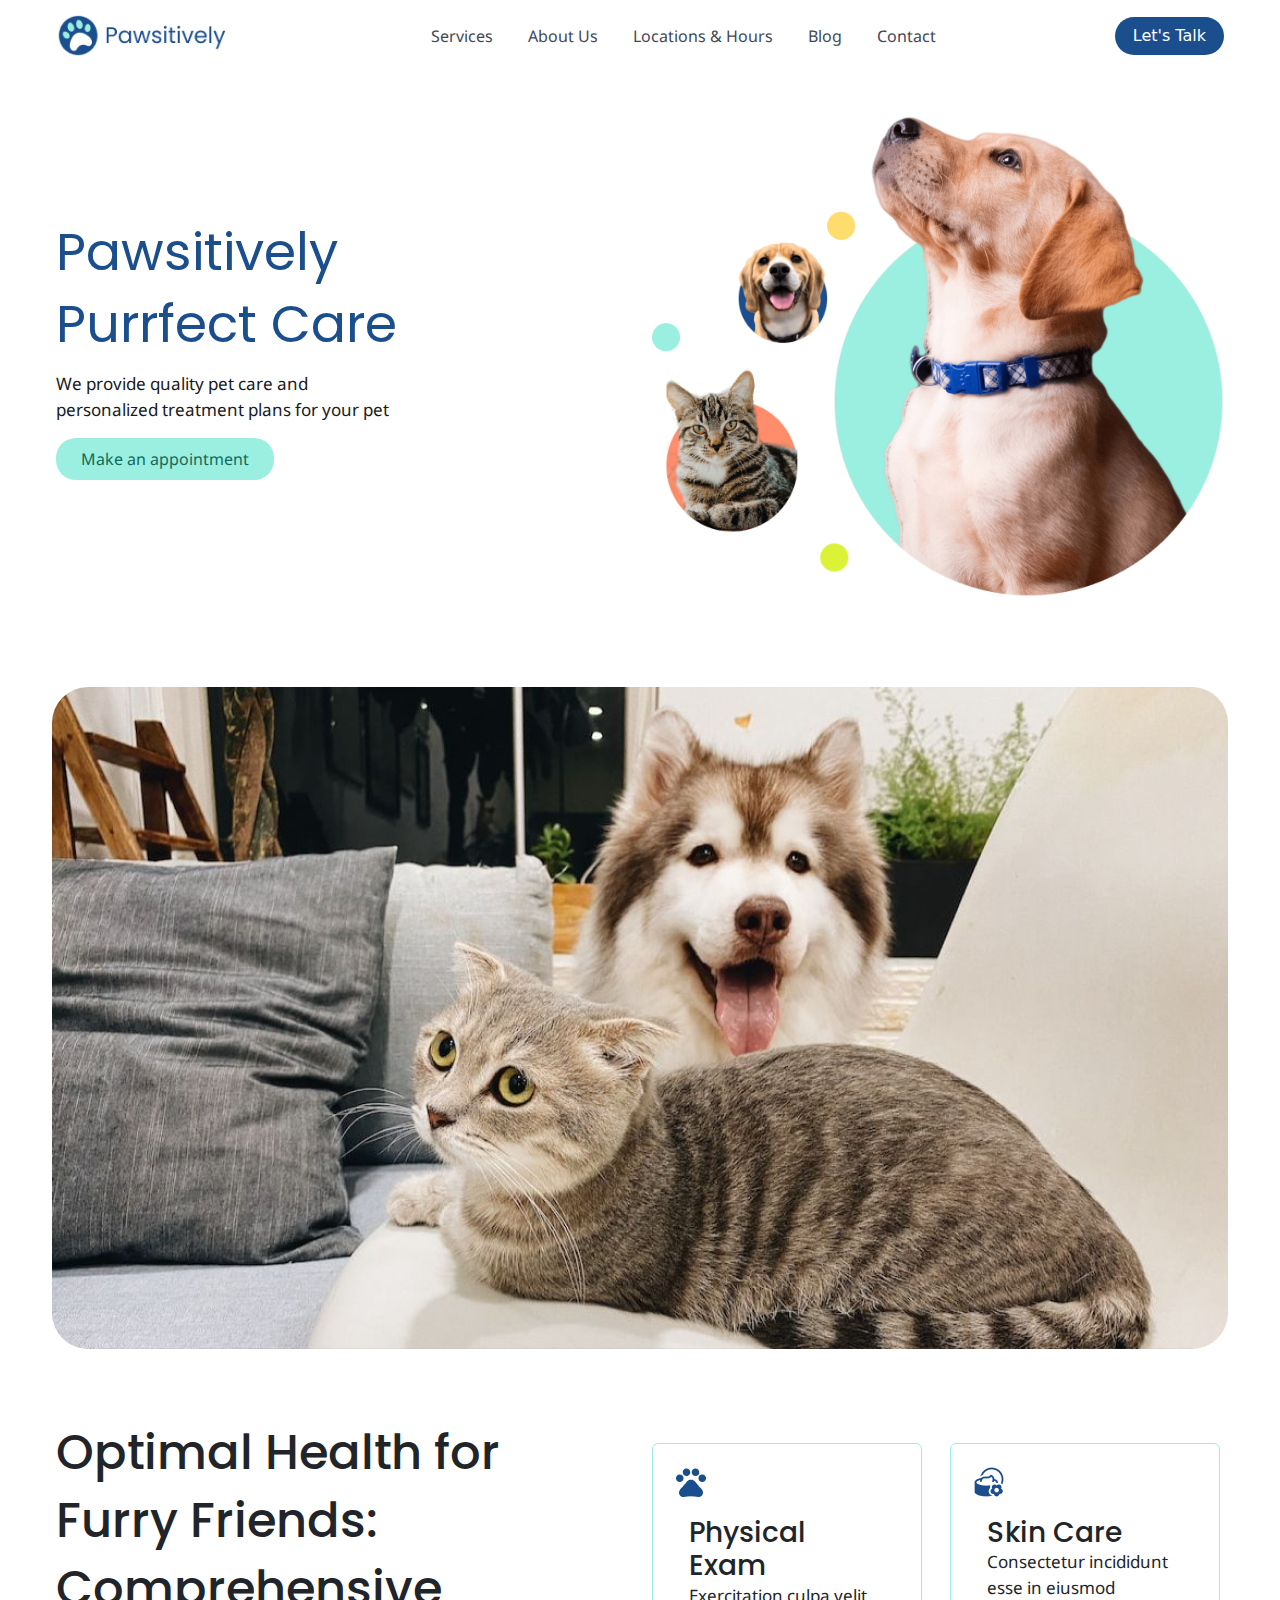
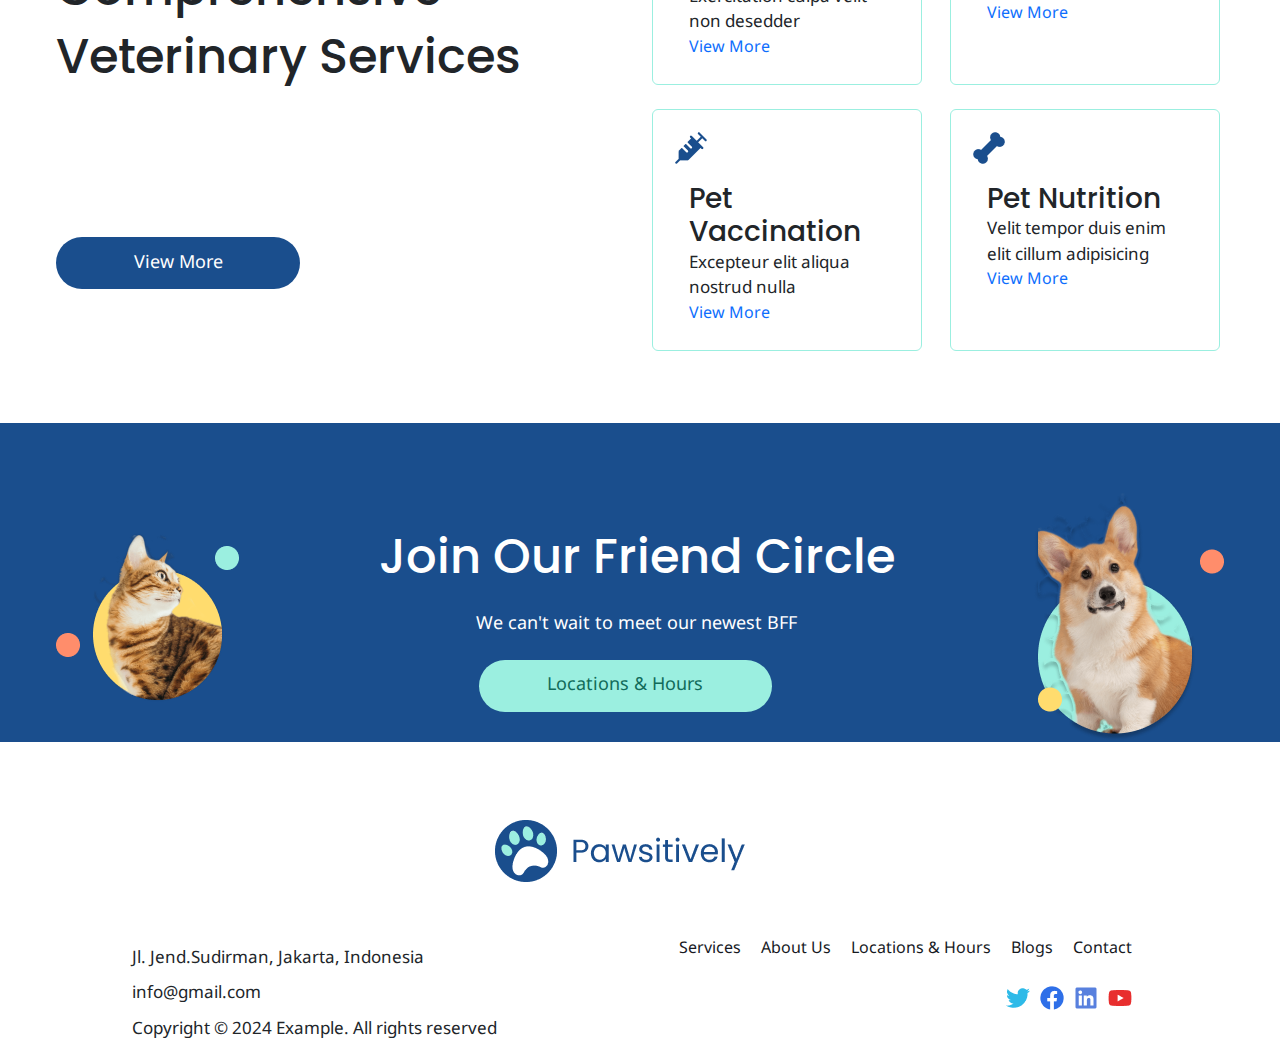
<file: index.html>
<!DOCTYPE html>
<html lang="en">

<head>
   <meta charset="UTF-8">
   <meta name="viewport" content="width=device-width, initial-scale=1.0">
   <link rel="stylesheet" href="./assets/css/bootstrap.css">
   <link rel="stylesheet" href="./assets/scss/main.css">

   <title>Home - Animals</title>
</head>

<body>
   <nav class="navbar navbar-expand-lg">
      <div class="container">
         <a class="navbar-brand" href="./index.html">
            <img src="./assets/images/icons/logo-navbar.png" alt="logo" class="img-fluid">
         </a>
         <button class="navbar-toggler" type="button" data-bs-toggle="collapse" data-bs-target="#navbarSupportedContent"
            aria-controls="navbarSupportedContent" aria-expanded="false" aria-label="Toggle navigation">
            <span class="navbar-toggler-icon"></span>
         </button>
         <div class="collapse navbar-collapse" id="navbarSupportedContent">
            <ul class="navbar-nav mx-auto gap-4">
               <li class="nav-item">
                  <a class="nav-link" href="./pages/services.html">Services</a>
               </li>
               <li class="nav-item">
                  <a class="nav-link" href="./pages/about.html">About Us</a>
               </li>
               <li class="nav-item">
                  <a class="nav-link" href="./pages/location-hours.html">Locations & Hours</a>
               </li>
               <li class="nav-item">
                  <a class="nav-link" href="./pages/blogs.html">Blog</a>
               </li>
               <li class="nav-item">
                  <a class="nav-link" href="./pages/contact.html">Contact</a>
               </li>
            </ul>
            <div class="d-flex">
               <button class="btn-nav">Let's Talk</button>
            </div>
         </div>
      </div>
   </nav>
   <section class="sect-1-home">
      <div class="container">
         <div class="row">
            <div class="col-md-6 d-flex align-items-center">
               <div class="w-75">
                  <h1>Pawsitively <br /> Purrfect Care</h1>
                  <p>We provide quality pet care and <br /> personalized treatment plans for your pet</p>
                  <a class="sect-1-btn" href="#">Make an appointment</a>
               </div>
            </div>
            <div class="col-md-6">
               <img src="./assets/images/Group 30.png" alt="pets" class="img-fluid" />
            </div>
         </div>
      </div>
   </section>
   <section class="sect-2-home">
      <div class="container">
         <div class="images-cover d-flex justify-content-center align-items-center">
            <img class="cat-thumbnail" src="./assets/images/Image 7.png" alt="cat" class="img-fluid">
         </div>
      </div>
   </section>
   <section class="sect-3-home">
      <div class="container">
         <div class="row">
            <div class="col-md-6 block-content-left">
               <div class="content-left d-flex ">
                  <div class="d-flex flex-column">
                     <div class="">
                        <h1>Optimal Health for <br> Furry Friends: <br> Comprehensive <br> Veterinary Services</h1>
                     </div>
                     <div class="d-flex">
                        <a class="sect-3-btn" href="#">View More</a>
                     </div>
                  </div>
               </div>
            </div>
            <div class="col-md-6">
               <div class="row items-card-left">
                  <div class="col-6">
                     <div class="card">
                        <div class="card-headers">
                           <img src="./assets/images/icons/Pets 1.png" alt="" class="img-fluid">
                        </div>
                        <div class="card-body">
                           <h3>Physical Exam</h3>
                           <p>Exercitation culpa velit non desedder</p>
                           <a href="">View More</a>
                        </div>
                     </div>
                  </div>
                  <div class="col-6">
                     <div class="card">
                        <div class="card-headers">
                           <img src="./assets/images/icons/Body cream 1.png" alt="" class="img-fluid">
                        </div>
                        <div class="card-body">
                           <h3>Skin Care</h3>
                           <p>Consectetur incididunt esse in eiusmod </p>
                           <a href="">View More</a>
                        </div>
                     </div>
                  </div>
                  <div class="col-6">
                     <div class="card mb-0">
                        <div class="card-headers">
                           <img src="./assets/images/icons/Syringe 1.png" alt="" class="img-fluid">
                        </div>
                        <div class="card-body">
                           <h3>Pet Vaccination</h3>
                           <p>Excepteur elit aliqua nostrud nulla</p>
                           <a href="">View More</a>
                        </div>
                     </div>
                  </div>
                  <div class="col-6">
                     <div class="card mb-0">
                        <div class="card-headers">
                           <img src="./assets/images/icons/Bone 1.png" alt="" class="img-fluid">
                        </div>
                        <div class="card-body">
                           <h3>Pet Nutrition</h3>
                           <p>Velit tempor duis enim elit cillum adipisicing</p>
                           <a href="">View More</a>
                        </div>
                     </div>
                  </div>
               </div>
            </div>
         </div>
      </div>
   </section>
   <section class="sect-4-home">
      <div class="container">
         <div class="items-cta d-flex justify-content-between">
            <img src="./assets/images/Group 13.png" alt=""
               class="img-fluid object-fit-contain d-flex justify-content-start align-items-start">
            <div class="content-cta text-center justify-content-center d-flex align-items-center">
               <div>
                  <h1>Join Our Friend Circle</h1>
                  <p>We can't wait to meet our newest BFF</p>
                  <a href="">Locations & Hours</a>
               </div>
            </div>
            <img src="./assets/images/Group 16.png" alt="" class="img-fluid object-fit-contain">
         </div>
      </div>
   </section>
   <footer class="footer">
      <div class="footer-container">
         <div class="img-footer text-center mb-5">
            <img src="./assets/images/icons/Container 17.png" alt="" class="img-fluid object-fit-contain">
         </div>
         <div class="row">
            <div class="col-md-6">
               <div class="content-foot-left">
                  <p>Jl. Jend.Sudirman, Jakarta, Indonesia</p>
                  <p>info@gmail.com</p>
                  <p>Copyright © 2024 Example. All rights reserved</p>
               </div>
            </div>
            <div class="col-md-6 d-flex justify-content-end">
               <div class="content-foot-right">
                  <ul class="d-flex">
                     <li><a href="">Services</a></li>
                     <li><a href="">About Us</a></li>
                     <li><a href="">Locations & Hours</a></li>
                     <li><a href="">Blogs</a></li>
                     <li><a href="">Contact</a></li>
                  </ul>
                  <div class="icons d-flex justify-content-end">
                     <img src="./assets/images/icons/Twitter 1.png" alt="" class="img-fluid">
                     <img src="./assets/images/icons/Facebook 1.png" alt="" class="img-fluid">
                     <img src="./assets/images/icons/LinkedIn 1.png" alt="" class="img-fluid">
                     <img src="./assets/images/icons/YouTube 1.png" alt="" class="img-fluid">
                  </div>
               </div>
            </div>
         </div>
      </div>
   </footer>
</body>

</html>
</file>
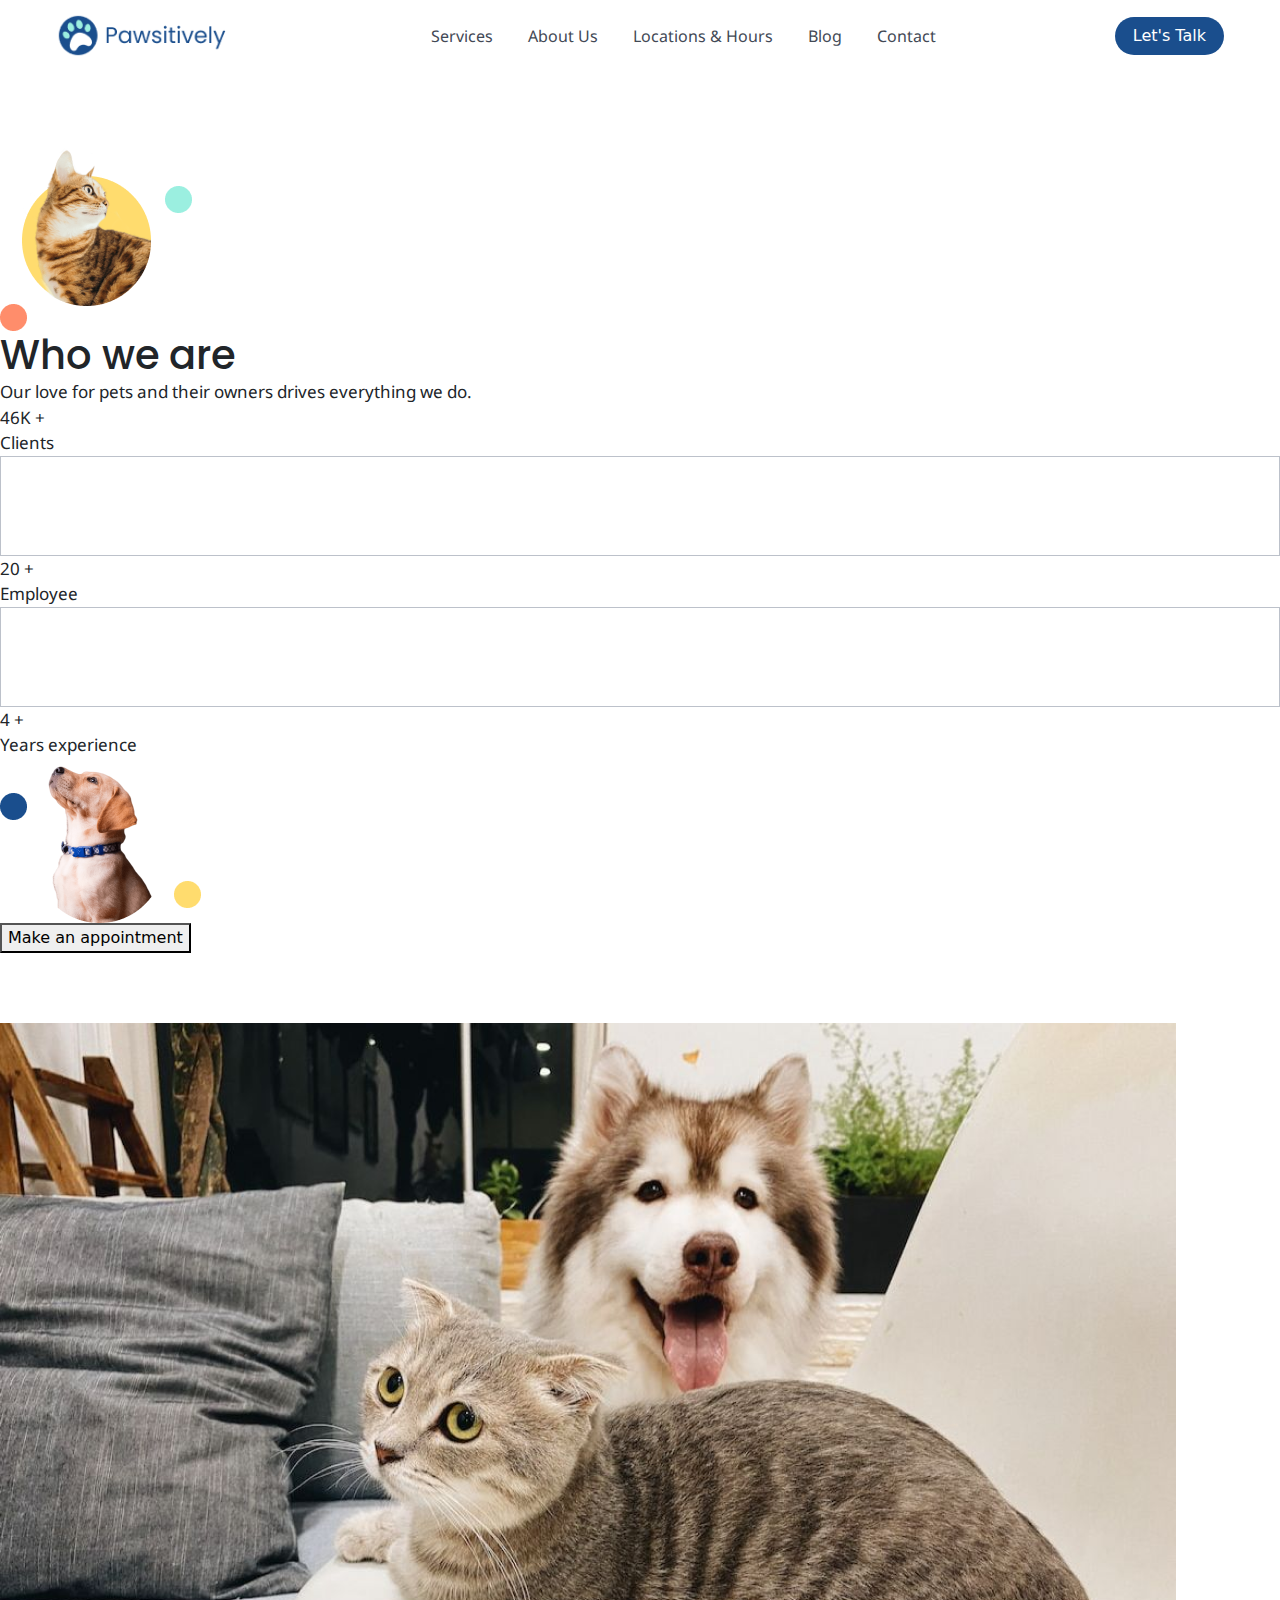
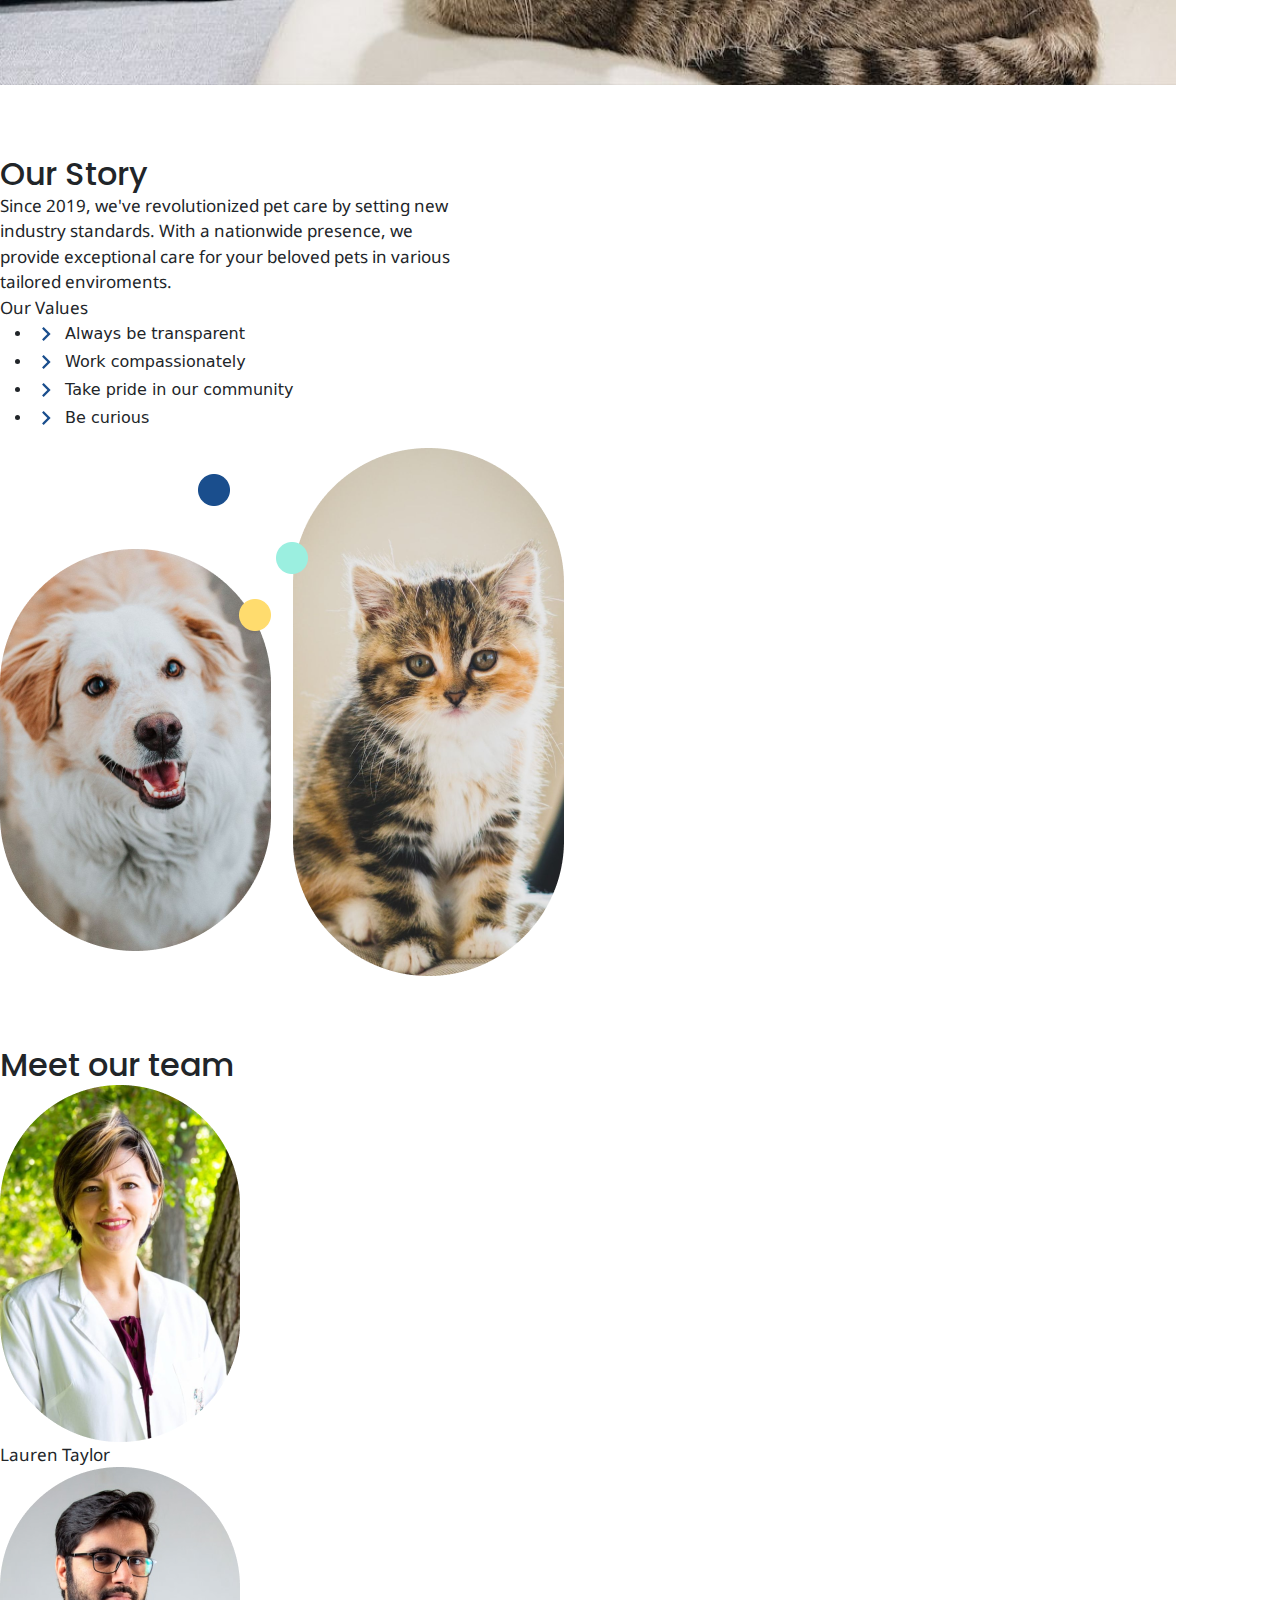
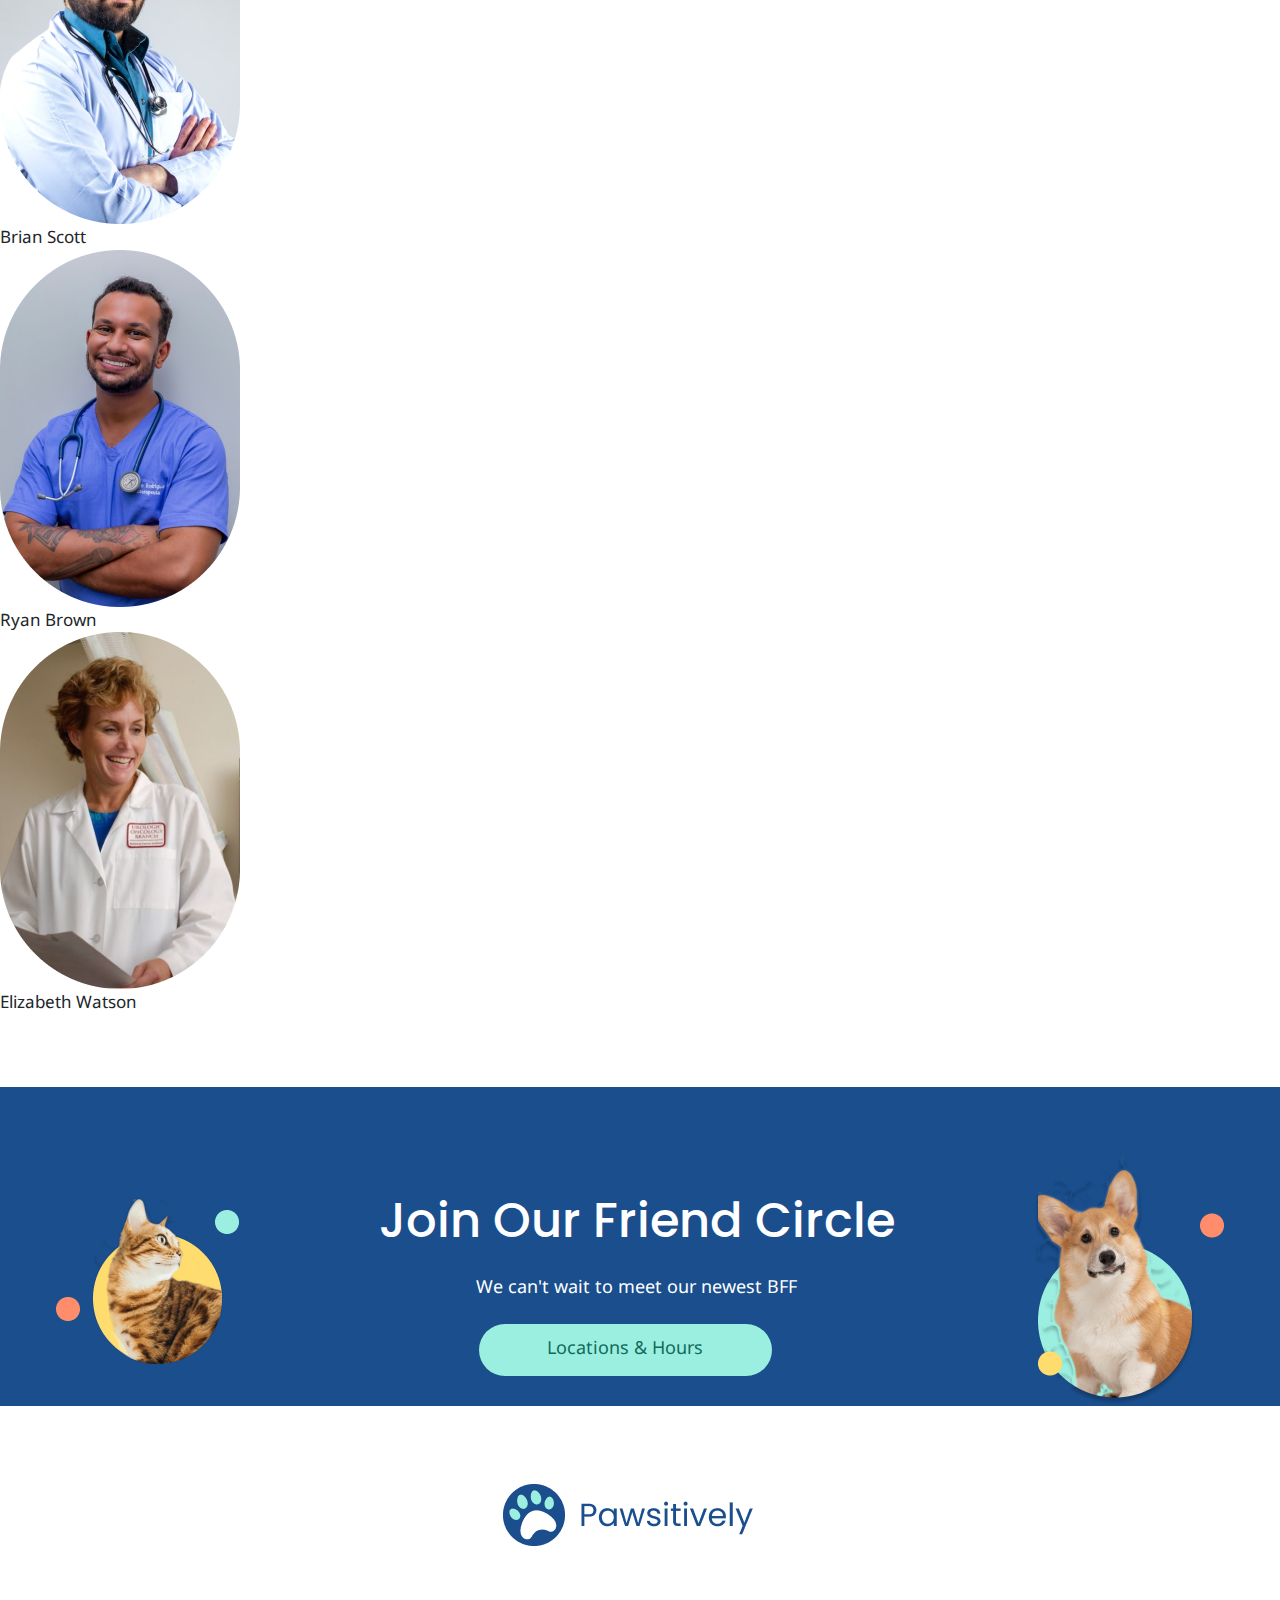
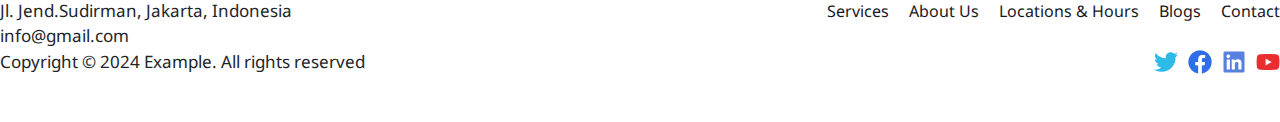
<file: about.html>
<!DOCTYPE html>
<html lang="en">
   <head>
      <meta charset="UTF-8">
      <meta name="viewport" content="width=device-width, initial-scale=1.0">
      <link rel="stylesheet" href="./assets/css/bootstrap.css">
      <link rel="stylesheet" href="./assets/scss/main.css">
      <title>About</title>
   </head>
   <body>
      <nav class="navbar navbar-expand-lg">
         <div class="container">
            <a class="navbar-brand" href="#">
            <img src="./assets/images/icons/logo-navbar.png" alt="logo" class="img-fluid">
            </a>
            <button class="navbar-toggler" type="button" data-bs-toggle="collapse" data-bs-target="#navbarSupportedContent"
               aria-controls="navbarSupportedContent" aria-expanded="false" aria-label="Toggle navigation">
            <span class="navbar-toggler-icon"></span>
            </button>
            <div class="collapse navbar-collapse" id="navbarSupportedContent">
               <ul class="navbar-nav mx-auto gap-4">
                  <li class="nav-item">
                     <a class="nav-link" aria-current="page" href="./pages/services.html">Services</a>
                  </li>
                  <li class="nav-item">
                     <a class="nav-link" href="./about.html">About Us</a>
                  </li>
                  <li class="nav-item">
                     <a class="nav-link">Locations & Hours</a>
                  </li>
                  <li class="nav-item">
                     <a class="nav-link">Blog</a>
                  </li>
                  <li class="nav-item">
                     <a class="nav-link">Contact</a>
                  </li>
               </ul>
               <div class="d-flex">
                  <button class="btn-nav">Let's Talk</button>
               </div>
            </div>
         </div>
      </nav>
      <section>
         <div>
            <img src="assets/images/Group 31.png" alt="cat">
            <div>
               <h1>Who we are</h1>
               <p>Our love for pets and their owners drives everything we do.</p>
            </div>
         </div>
         <div>
            <div>
               <p>46K +</p>
               <p>Clients</p>
            </div>
            <div class="vertical-line"></div>
            <div>
               <p>20 +</p>
               <p>Employee</p>
            </div>
            <div class="vertical-line"></div>
            <div>
               <p>4 +</p>
               <p>Years experience</p>
            </div>
            <div>
               <img src="assets/images/Group 32.png" alt="dog">
            </div>
         </div>
         <button>Make an appointment</button>
      </section>
      <section>
         <img src="assets/images/Image 32.png" alt="cat-dog">
      </section>
      <section>
         <div>
            <h2>Our Story</h2>
            <p>Since 2019, we've revolutionized pet care by setting new <br> industry standards. With a nationwide presence, we <br> provide exceptional care for your beloved pets in various <br> tailored enviroments.</p>
            <p>Our Values</p>
            <ul>
               <li><img src="assets/images/Keyboard arrow right 1.png" alt="">
                  Always be transparent
               </li>
               <li><img src="assets/images/Keyboard arrow right 1.png" alt="">
                  Work compassionately
               </li>
               <li><img src="assets/images/Keyboard arrow right 1.png" alt="">
                  Take pride in our community
               </li>
               <li><img src="assets/images/Keyboard arrow right 1.png" alt="">
                  Be curious
               </li>
            </ul>
         </div>
         <div>
            <img src="assets/images/Group 26.png" alt="dog">
            <img src="assets/images/Group 33.png" alt="cat">
         </div>
      </section>
      <section>
         <h2>Meet our team</h2>
      </section>
      <div>
         <div>
            <img src="assets/images/Image 35.png" alt="lauren">
            <p>Lauren Taylor</p>
         </div>
         <div>
            <img src="assets/images/Image 36.png" alt="brian">
            <p>Brian Scott</p>
            <div>
               <img src="assets/images/Image 37.png" alt="ryan">
               <p>Ryan Brown</p>
            </div>
            <div>
               <img src="assets/images/Image 38.png" alt="elizabeth">
               <p>Elizabeth Watson</p>
            </div>
         </div>
      </div>
      <section class="sect-4-home">
         <div class="container">
            <div class="items-cta d-flex justify-content-between">
               <img src="./assets/images/Group 13.png" alt=""
                  class="img-fluid object-fit-contain d-flex justify-content-start align-items-start">
               <div class="content-cta text-center justify-content-center d-flex align-items-center">
                  <div>
                     <h1>Join Our Friend Circle</h1>
                     <p>We can't wait to meet our newest BFF</p>
                     <a href="">Locations & Hours</a>
                  </div>
               </div>
               <img src="./assets/images/Group 16.png" alt="" class="img-fluid object-fit-contain">
            </div>
         </div>
      </section>
      <footer class="footer-services">
         <div class="footer-container">
            <div class="img-footer text-center mb-5">
               <img src="./assets/images/icons/Container 17.png" alt="" class="img-fluid object-fit-contain">
            </div>
            <div class="row">
               <div class="col-md-6">
                  <div class="content-foot-left">
                     <p>Jl. Jend.Sudirman, Jakarta, Indonesia</p>
                     <p>info@gmail.com</p>
                     <p>Copyright © 2024 Example. All rights reserved</p>
                  </div>
               </div>
               <div class="col-md-6 d-flex justify-content-end">
                  <div class="content-foot-right">
                     <ul class="d-flex">
                        <li><a href="">Services</a></li>
                        <li><a href="">About Us</a></li>
                        <li><a href="">Locations & Hours</a></li>
                        <li><a href="">Blogs</a></li>
                        <li><a href="">Contact</a></li>
                     </ul>
                     <div class="icons d-flex justify-content-end">
                        <img src="./assets/images/icons/Twitter 1.png" alt="" class="img-fluid">
                        <img src="./assets/images/icons/Facebook 1.png" alt="" class="img-fluid">
                        <img src="./assets/images/icons/LinkedIn 1.png" alt="" class="img-fluid">
                        <img src="./assets/images/icons/YouTube 1.png" alt="" class="img-fluid">
                     </div>
                  </div>
               </div>
            </div>
         </div>
      </footer>
   </body>
</html>
</file>
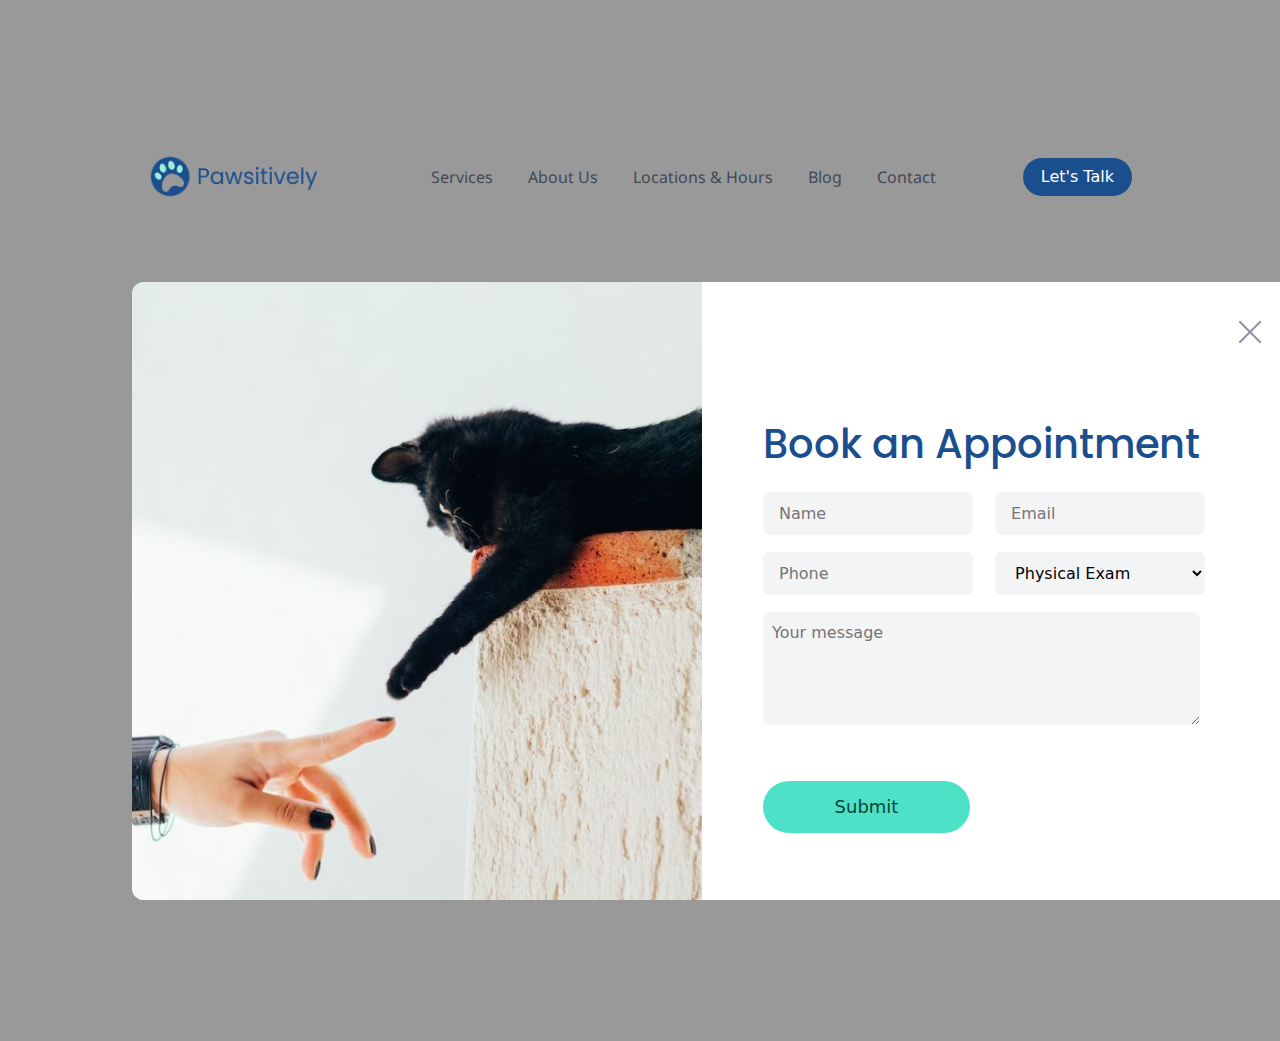
<file: make-appointment.html>
<!DOCTYPE html>
<html lang="en">
   <head>
      <meta charset="UTF-8">
      <meta name="viewport" content="width=device-width, initial-scale=1.0">
      <link rel="stylesheet" href="./assets/css/bootstrap.css">
      <link rel="stylesheet" href="./assets/scss/main.css">
      <title>Make an Appointment</title>
   </head>
   <body class="body-appointment">
      <nav class="navbar navbar-expand-lg">
         <div class="container">
            <a class="navbar-brand" href="#">
            <img src="./assets/images/Container 23.png" alt="logo" class="img-fluid">
            </a>
            <button class="navbar-toggler" type="button" data-bs-toggle="collapse" data-bs-target="#navbarSupportedContent"
               aria-controls="navbarSupportedContent" aria-expanded="false" aria-label="Toggle navigation">
            <span class="navbar-toggler-icon"></span>
            </button>
            <div class="collapse navbar-collapse" id="navbarSupportedContent">
               <ul class="navbar-nav mx-auto gap-4">
                  <li class="nav-item">
                     <a class="nav-link" aria-current="page" href="./pages/services.html">Services</a>
                  </li>
                  <li class="nav-item">
                     <a class="nav-link" href="./about.html">About Us</a>
                  </li>
                  <li class="nav-item">
                     <a class="nav-link">Locations & Hours</a>
                  </li>
                  <li class="nav-item">
                     <a class="nav-link">Blog</a>
                  </li>
                  <li class="nav-item">
                     <a class="nav-link">Contact</a>
                  </li>
               </ul>
               <div class="d-flex">
                  <button class="btn-nav">Let's Talk</button>
               </div>
            </div>
         </div>
      </nav>
      <section>
         <div class="sect-1-container-appointment">
            <div class="row">
               <div class="col-md-6">
                  <!-- Left section -->
                  <div class="left-section">
                     <img class="sect-1-cat-apppointment" src="assets/images/Image 28.png" alt="cat">
                  </div>
               </div>
               <div class="col-md-6">
                  <!-- Right section -->
                  <div class="right-section">
                     <img class="close" src="assets/images/E remove 1.png" alt="close-btn">
                     <div class="input-container">
                        <h1>Book an Appointment</h1>
                        <form class="top-form" action="">
                           <input type="text" placeholder="Name">
                           <input type="text" placeholder="Email">
                        </form>
                        <form class="bottom-form" action="">
                           <input type="text" placeholder="Phone">
                           <select name="services">
                            <option value="exam">Physical Exam</option>
                            <option value="dental">Dental Care</option>
                            <option value="flea">Flea and Tick Control</option>
                            <option value="nutrition">Pet Nutrition</option>
                          </select>
                        </form>
                        <form action="">
                           <textarea name="" id="" cols="30" rows="10" placeholder="Your message"></textarea>
                        </form>
                        <button>Submit</button>
                     </div>
                  </div>
               </div>
            </div>
         </div>
      </section>
   </body>
</html>
</file>
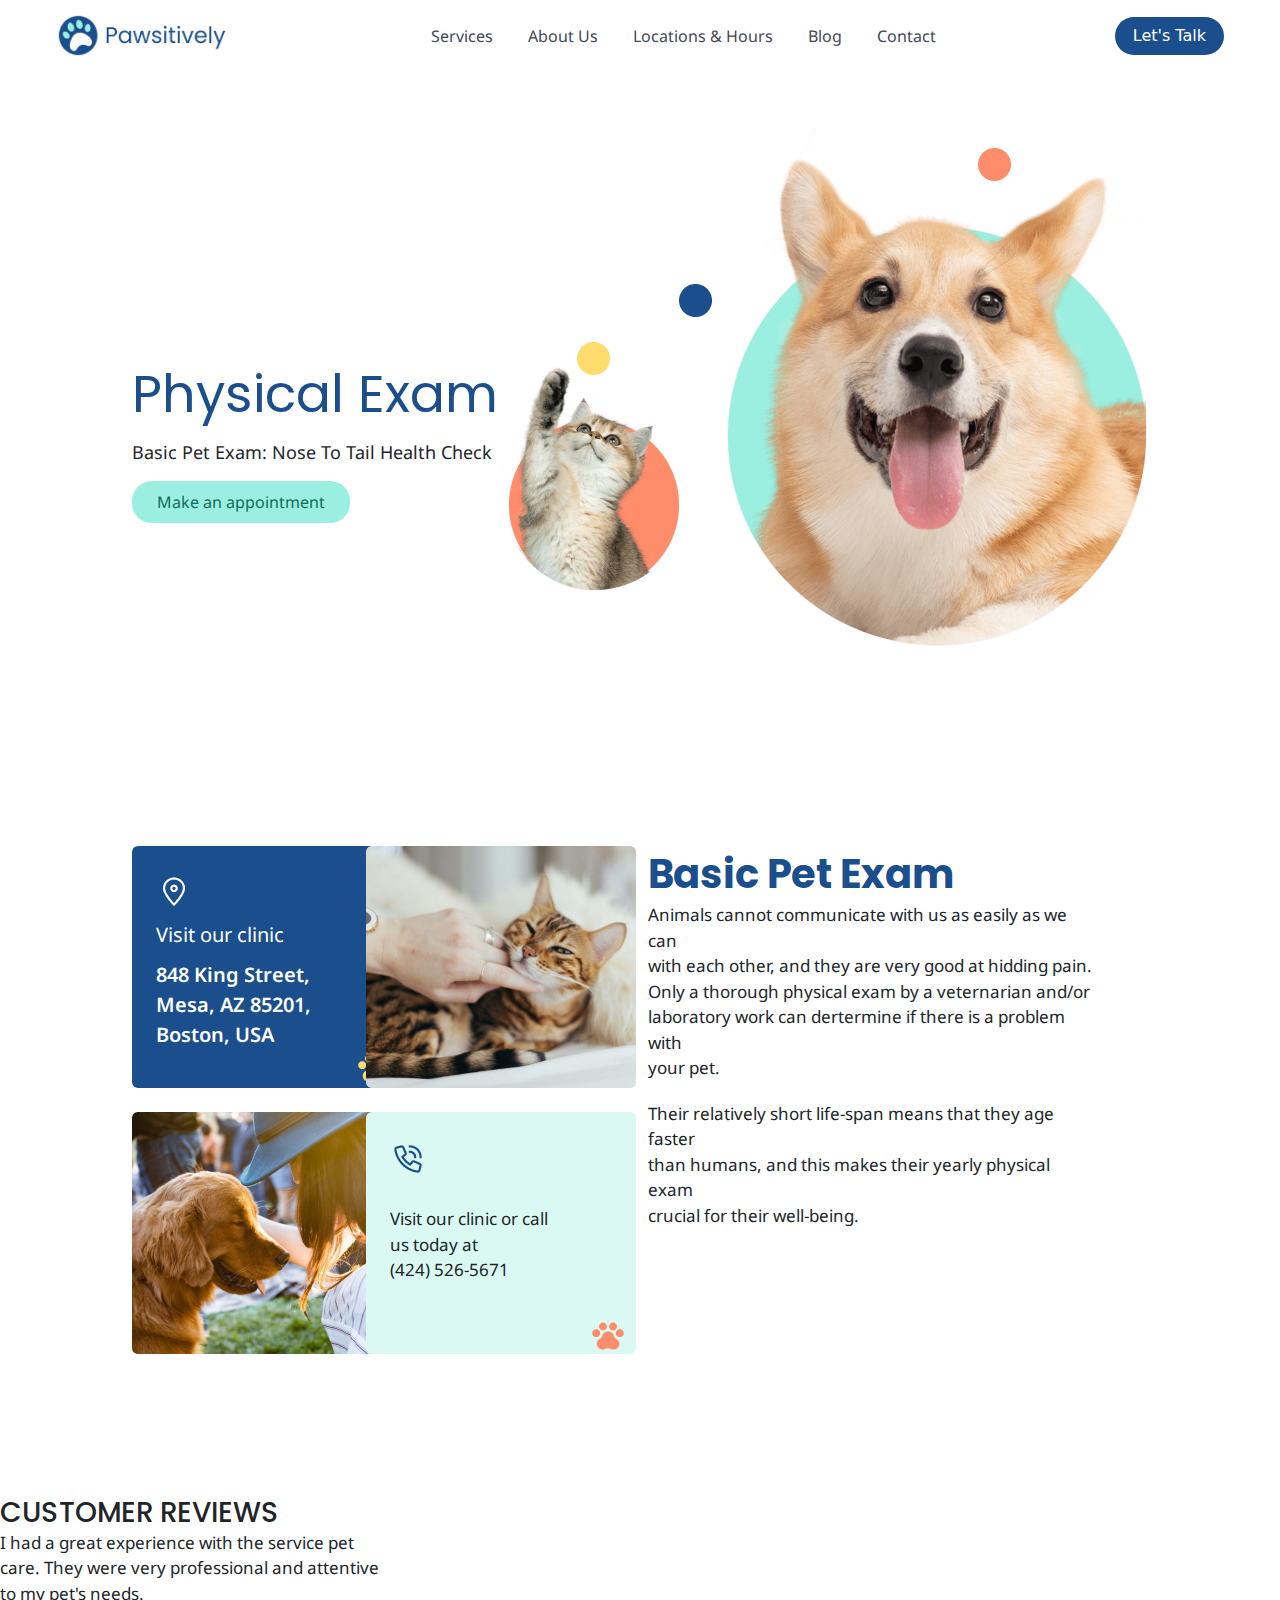
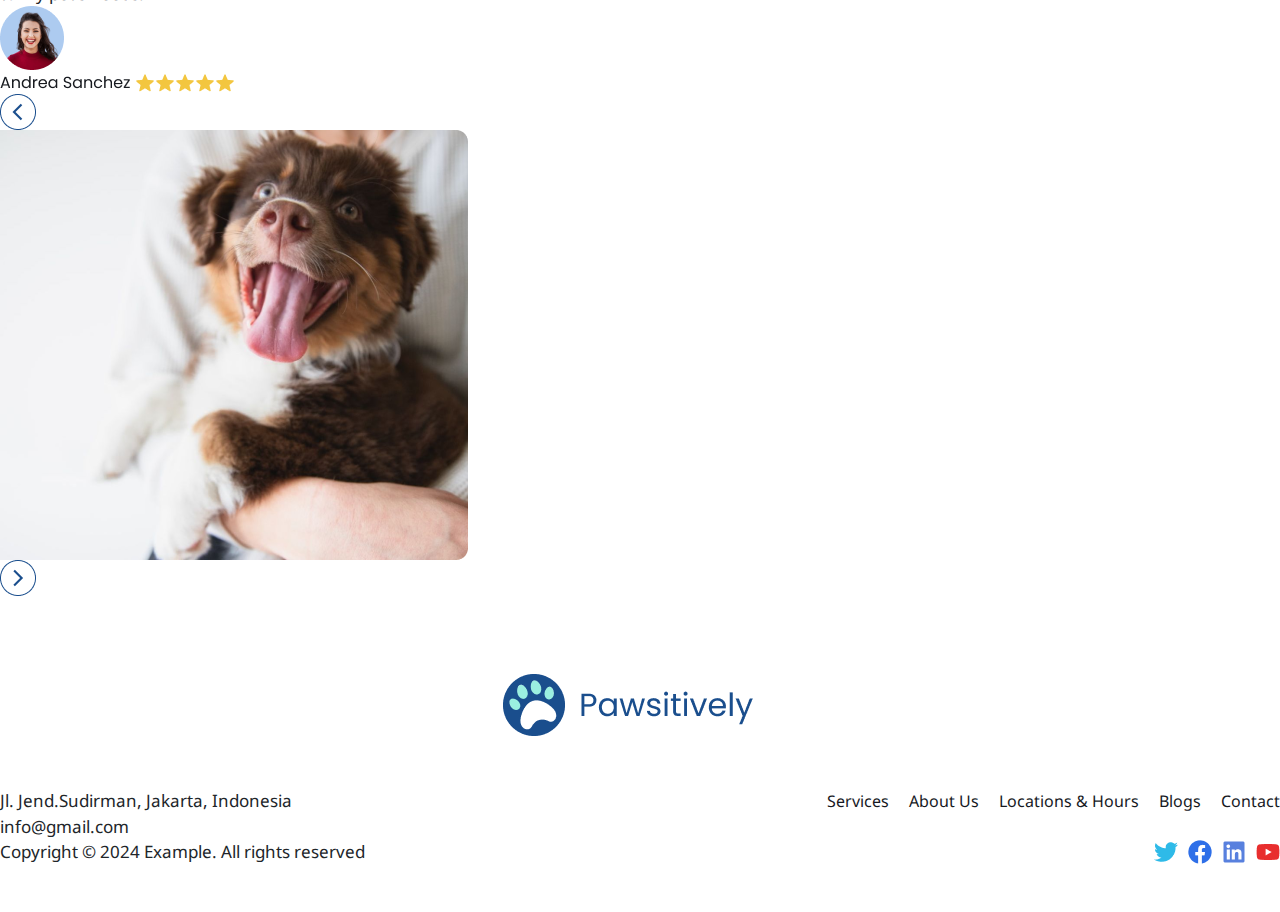
<file: service-detail.html>
<!DOCTYPE html>
<html lang="en">
   <head>
      <meta charset="UTF-8">
      <meta name="viewport" content="width=device-width, initial-scale=1.0">
      <link rel="stylesheet" href="./assets/css/bootstrap.css">
      <link rel="stylesheet" href="./assets/scss/main.css">
      <title>Servicesdetails</title>
   </head>
   <body>
      <nav class="navbar navbar-expand-lg">
         <div class="container">
            <a class="navbar-brand" href="#">
            <img src="./assets/images/Container 23.png" alt="logo" class="img-fluid">
            </a>
            <button class="navbar-toggler" type="button" data-bs-toggle="collapse" data-bs-target="#navbarSupportedContent"
               aria-controls="navbarSupportedContent" aria-expanded="false" aria-label="Toggle navigation">
            <span class="navbar-toggler-icon"></span>
            </button>
            <div class="collapse navbar-collapse" id="navbarSupportedContent">
               <ul class="navbar-nav mx-auto gap-4">
                  <li class="nav-item">
                     <a class="nav-link" aria-current="page" href="./pages/services.html">Services</a>
                  </li>
                  <li class="nav-item">
                     <a class="nav-link" href="./about.html">About Us</a>
                  </li>
                  <li class="nav-item">
                     <a class="nav-link">Locations & Hours</a>
                  </li>
                  <li class="nav-item">
                     <a class="nav-link">Blog</a>
                  </li>
                  <li class="nav-item">
                     <a class="nav-link">Contact</a>
                  </li>
               </ul>
               <div class="d-flex">
                  <button class="btn-nav">Let's Talk</button>
               </div>
            </div>
         </div>
      </nav>
      <section class="sect-1-service-detail">
         <div class="sect-1-container">
            <h1>Physical Exam</h1>
            <p>Basic Pet Exam: Nose To Tail Health Check</p>
            <a class="sect-1-btn">Make an appointment</a>
         </div>
         <div>
            <img src="assets/images/Group 25.png" alt="">
         </div>
      </section >
      <section class="sect-2-service-detail" >
         <div class="col-md-6">
            <div class="row items-card-left">
               <div class="col-6">
                  <div class="box-1">
                     <div class="box-1-container">
                        <img src="assets/images/Pin 3 1 (2).png" alt="icon">
                        <p class="box-1-txt">Visit our clinic</p>
                        <p>848 King Street,<br>Mesa, AZ 85201,<br> Boston, USA</p>
                     </div>
                    

                     <img class="paw-1" src="assets/images/Paw print 1.png" alt="paw">
                  </div>
               </div>
               <div class="col-6">
                  <div class="box-2">
                     <img src="assets/images/Image 22.png" alt="cat">
                  </div>
               </div>
               <div class="col-6">
                  <div class="box-3">
                     <img src="assets/images/Image 23.png" alt="dog">
                  </div>
               </div>
               <div class="col-6">
                  <div class="box-4">
                     <img src="assets/images/Phone call 1 (1).png" alt="phone">
                     <p class="box-4-txt">Visit our clinic or call <br> us today at <br> (424) 526-5671</p>
                     <img class="paw-4" src="assets/images/Paw print 2.png" alt="paw">
                  </div>
               </div>
            </div>
         </div>
         <div class="right-text">
            <h2>Basic Pet Exam</h2>
            <p>Animals cannot communicate with us as easily as we can <br> with each other, and they are very good at hidding pain. <br> Only a thorough physical exam by a veternarian and/or <br> laboratory work can dertermine if there is a problem with <br> your pet.</p>
            <p class="last-txt">Their relatively short life-span means that they age faster <br> than humans, and this makes their yearly physical exam <br> crucial for their well-being.</p>
         </div>
      </section>
      <section>
         <div class="container-services">
            <div class="row">
               <div class="col">
                  <div class="custom-box-services">
                     <div class="custom-box-container">
                        <h3>
                           CUSTOMER REVIEWS
                        </h3>
                        <p>I had a great experience with the service pet<br>care. They were very professional and attentive<br>to my pet's needs.</p>
                        <div class="avatar-andrea">
                           <img src="assets/images/Avatar 3.png" alt="andrea">
                           <div class="rating">
                              <img src="assets/images/Andrea Sanchez.png" alt="name">
                              <img class="stars" src="assets/images/Rating 3.png" alt="rating">
                           </div>
                           <div class="icon-btn-3">
                              <img src="assets/images/Icon Button 3.png" alt="cheveron">
                           </div>
                        </div>
                     </div>
                     <div class="puppy">
                        <img class="custom-box-puppy" src="assets/images/Image 15.png" alt="">
                        <div class="icon-btn-2">
                           <img src="assets/images/Icon Button 2.png" alt="cheveron">
                        </div>
                     </div>
                  </div>
               </div>
            </div>
         </div>
         </div>
         <div class="blue-strip"></div>
      </section>
      <footer class="footer-services">
         <div class="footer-container">
            <div class="img-footer text-center mb-5">
               <img src="./assets/images/icons/Container 17.png" alt="" class="img-fluid object-fit-contain">
            </div>
            <div class="row">
               <div class="col-md-6">
                  <div class="content-foot-left">
                     <p>Jl. Jend.Sudirman, Jakarta, Indonesia</p>
                     <p>info@gmail.com</p>
                     <p>Copyright © 2024 Example. All rights reserved</p>
                  </div>
               </div>
               <div class="col-md-6 d-flex justify-content-end">
                  <div class="content-foot-right">
                     <ul class="d-flex">
                        <li><a href="">Services</a></li>
                        <li><a href="">About Us</a></li>
                        <li><a href="">Locations & Hours</a></li>
                        <li><a href="">Blogs</a></li>
                        <li><a href="">Contact</a></li>
                     </ul>
                     <div class="icons d-flex justify-content-end">
                        <img src="./assets/images/icons/Twitter 1.png" alt="" class="img-fluid">
                        <img src="./assets/images/icons/Facebook 1.png" alt="" class="img-fluid">
                        <img src="./assets/images/icons/LinkedIn 1.png" alt="" class="img-fluid">
                        <img src="./assets/images/icons/YouTube 1.png" alt="" class="img-fluid">
                     </div>
                  </div>
               </div>
            </div>
         </div>
      </footer>
   </body>
</html>
</file>
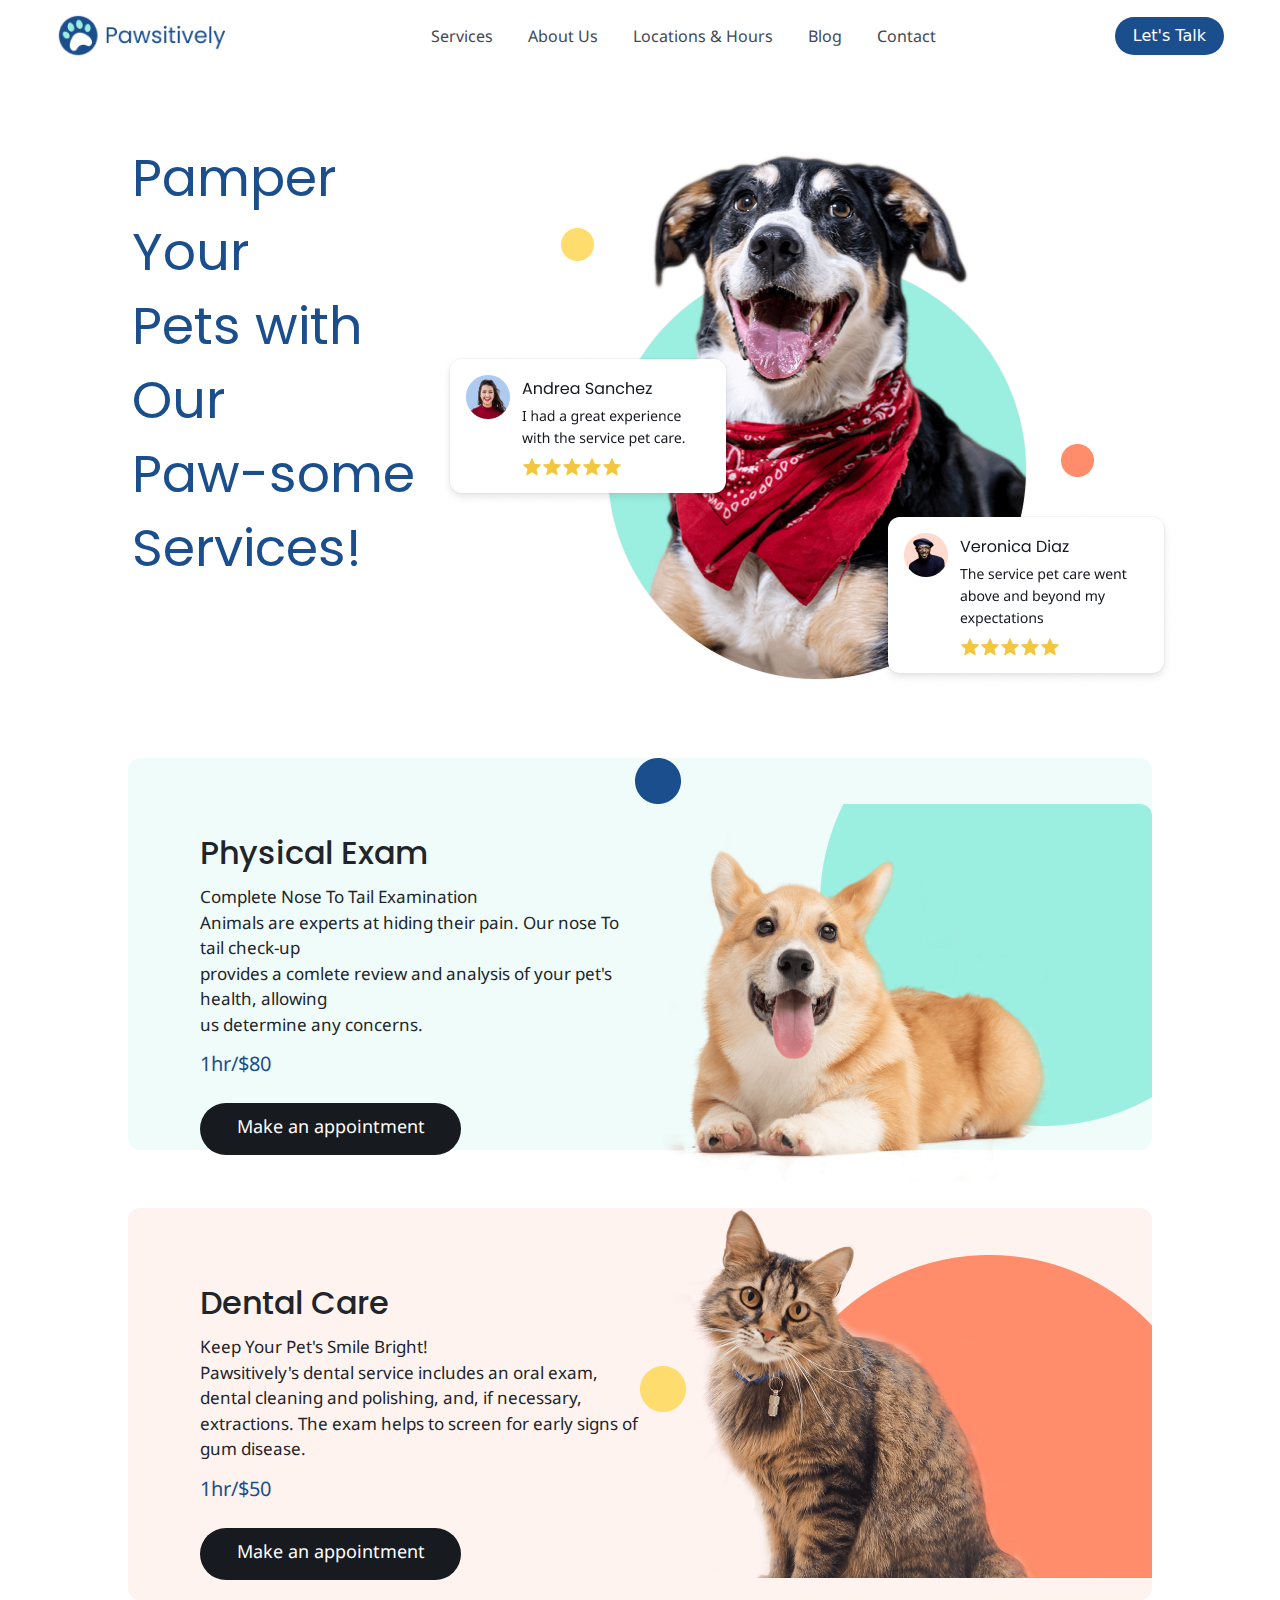
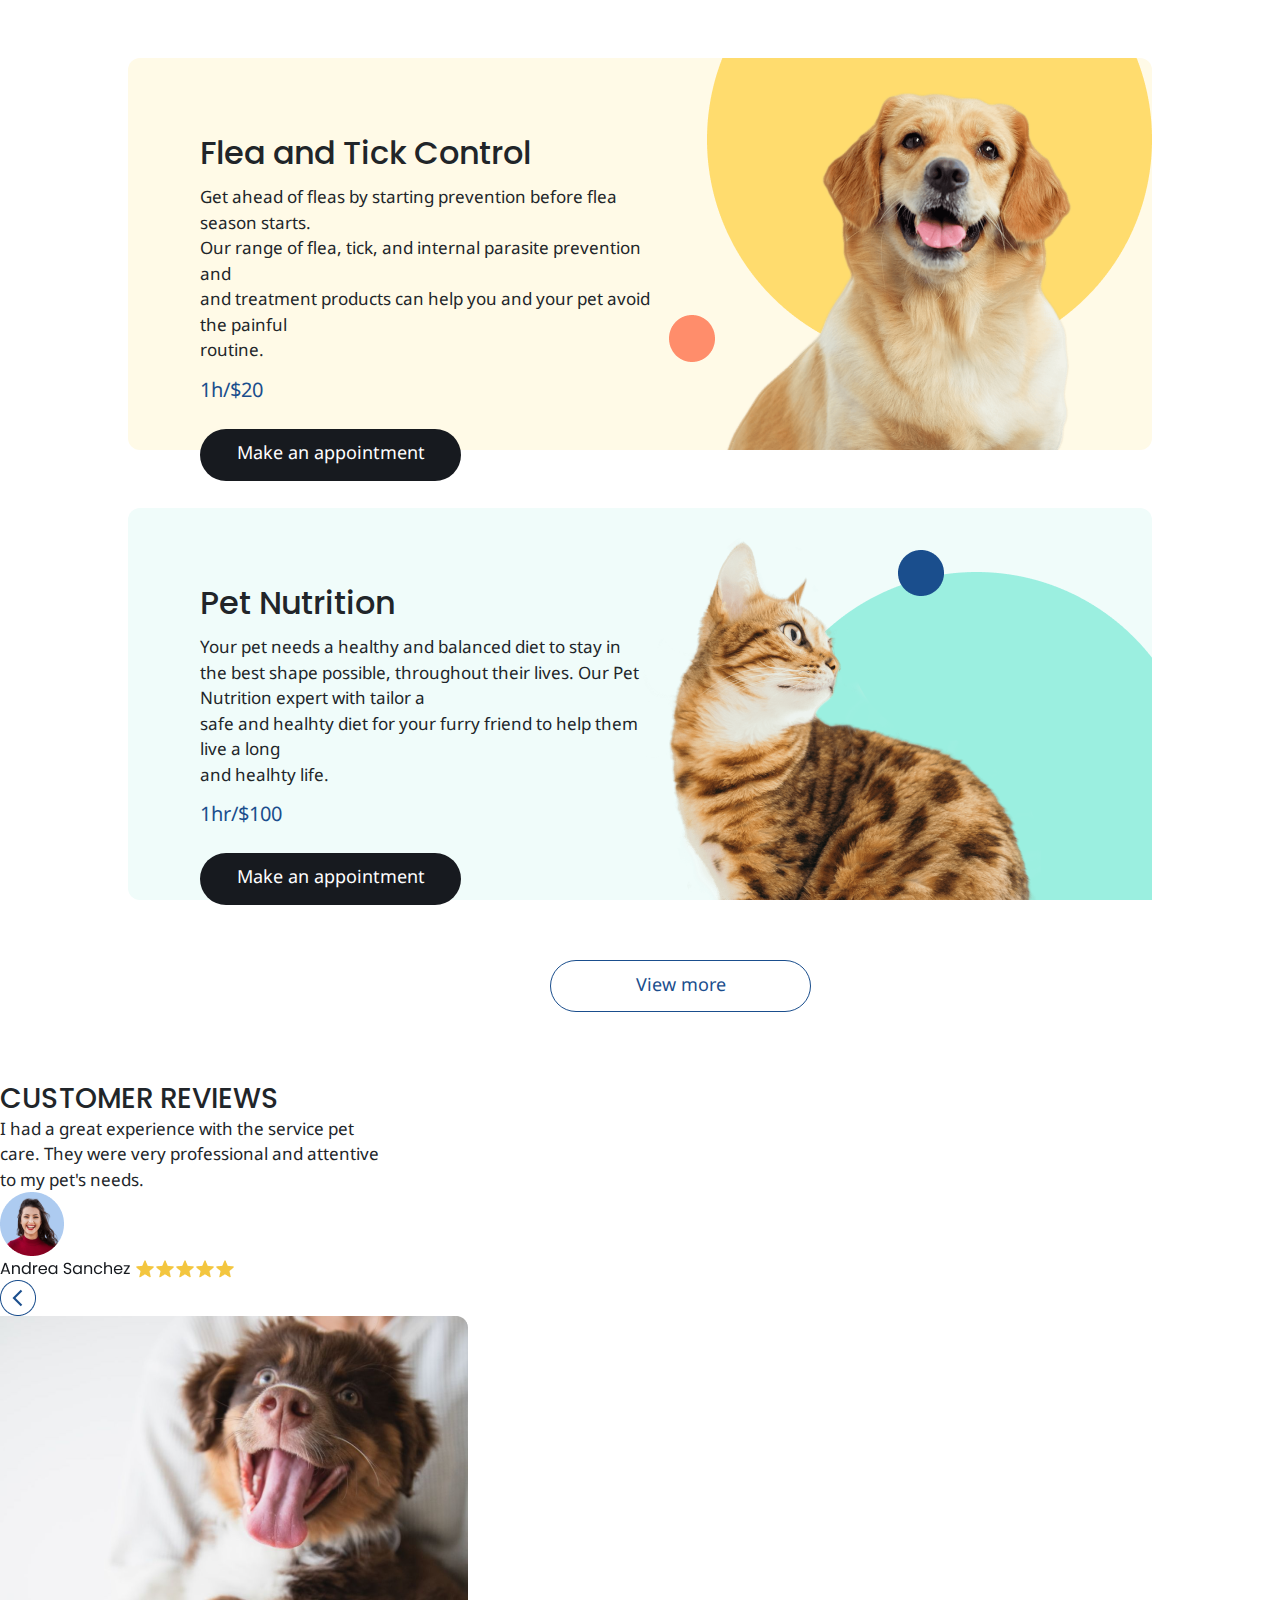
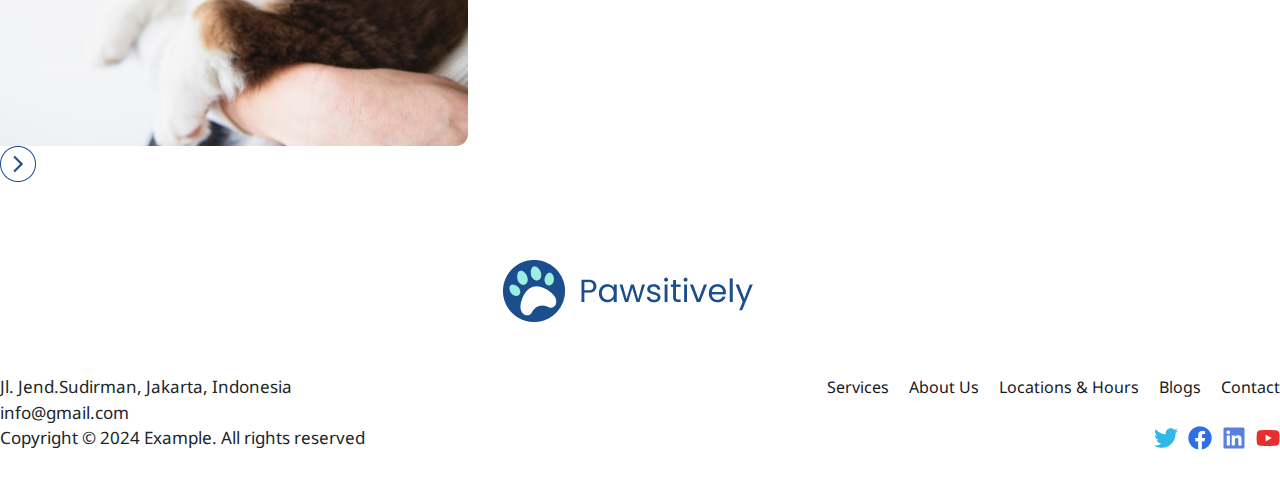
<file: services.html>
<!DOCTYPE html>
<html lang="en">
   <head>
      <link rel="stylesheet" href="./assets/css/bootstrap.css">
      <link rel="stylesheet" href="./assets/scss/main.css">
      <meta charset="UTF-8">
      <meta name="viewport" content="width=device-width, initial-scale=1.0">
      <title>Services</title>
   </head>
   <body class="body-services">
      <nav class="navbar navbar-expand-lg">
         <div class="container">
            <a class="navbar-brand" href="#">
            <img src="./assets/images/Container 23.png" alt="logo" class="img-fluid">
            </a>
            <button class="navbar-toggler" type="button" data-bs-toggle="collapse" data-bs-target="#navbarSupportedContent"
               aria-controls="navbarSupportedContent" aria-expanded="false" aria-label="Toggle navigation">
            <span class="navbar-toggler-icon"></span>
            </button>
            <div class="collapse navbar-collapse" id="navbarSupportedContent">
               <ul class="navbar-nav mx-auto gap-4">
                  <li class="nav-item">
                     <a class="nav-link" aria-current="page" href="./pages/services.html">Services</a>
                  </li>
                  <li class="nav-item">
                     <a class="nav-link" href="./about.html">About Us</a>
                  </li>
                  <li class="nav-item">
                     <a class="nav-link">Locations & Hours</a>
                  </li>
                  <li class="nav-item">
                     <a class="nav-link">Blog</a>
                  </li>
                  <li class="nav-item">
                     <a class="nav-link">Contact</a>
                  </li>
               </ul>
               <div class="d-flex">
                  <button class="btn-nav">Let's Talk</button>
               </div>
            </div>
         </div>
      </nav>
      <section class="sect-1-services">
         <div>
            <h1>
               Pamper Your<br> Pets with Our<br> Paw-some<br> Services!
            </h1>
         </div>
         <div>
            <img src="assets/images/Group 18.png" alt="dog">
         </div>
      </section>
      <section class="sect-2-services">
         <div>
            <div class="sect-2-container">
               <h2 class="sect-2-heading">Physical Exam</h2>
               <p>Complete Nose To Tail Examination<br>
                  Animals are experts at hiding their pain. Our nose To tail check-up<br>provides a comlete review and analysis of your pet's health, allowing <br> us determine any concerns.
               </p>
               <p class="hour-price">1hr/$80</p>
               <a class="black-btn" href="">Make an appointment</a>
            </div>
         </div>
         <div>
            <img src="assets/images/Oval 11.png" alt="">
            <img src="assets/images/Group 19.png" alt="">
         </div>
      </section>
      <section class="sect-3-services">
         <div class="sect-3-container">
            <h2>
               Dental Care 
            </h2>
            <p>Keep Your Pet's Smile Bright!<br> Pawsitively's dental service includes an oral exam, dental cleaning and polishing, and, if necessary, extractions. The exam helps to screen for early signs of gum disease.</p>
            <p class="hour-price">1hr/$50</p>
            <a class="black-btn" href="">Make an appointment</a>
         </div>
         <div>
            <img src="assets/images/Group 20.png" alt="cat">
         </div>
      </section>
      <section class="sect-4-services">
         <div class="sect-4-container">
            <h2>
               Flea and Tick Control
            </h2>
            <p>Get ahead of fleas by starting prevention before flea season starts.<br>Our range of flea, tick, and internal parasite prevention and<br> and treatment products can help you and your pet avoid the painful<br>routine.</p>
            <p class="hour-price">1h/$20</p>
            <a class="black-btn" href="">Make an appointment</a>
         </div>
         <div>
            <img src="assets/images/Group 21.png" alt="dog">
         </div>
      </section>
      <section class="sect-5-services">
         <div class="sect-5-container">
            <h2>
               Pet Nutrition
            </h2>
            <p>Your pet needs a healthy and balanced diet to stay in the best shape possible, throughout their lives. Our Pet Nutrition expert with tailor a<br> safe and healhty diet for your furry friend to help them live a long <br> and healhty life.</p>
            <p class="hour-price">1hr/$100</p>
            <a class="black-btn" href="">Make an appointment</a>
         </div>
         <div>
            <img src="assets/images/Group 22.png" alt="dog">
         </div>
      </section>
      <div class=lower-btn-services>
         <a href="">View more</a>
      </div >
      <section>
         <div class="container-services">
            <div class="row">
               <div class="col">
                  <div class="custom-box-services">
                     <div class="custom-box-container">
                        <h3>
                           CUSTOMER REVIEWS
                        </h3>
                        <p>I had a great experience with the service pet<br>care. They were very professional and attentive<br>to my pet's needs.</p>
                        <div class="avatar-andrea">
                           <img src="assets/images/Avatar 3.png" alt="andrea">
                           <div class="rating">
                              <img src="assets/images/Andrea Sanchez.png" alt="name">
                              <img class="stars" src="assets/images/Rating 3.png" alt="rating">
                           </div>
                           <div class="icon-btn-3">
                              <img src="assets/images/Icon Button 3.png" alt="cheveron">
                           </div>
                        </div>
                     </div>
                     <div class="puppy">
                        <img class="custom-box-puppy" src="assets/images/Image 15.png" alt="">
                        <div class="icon-btn-2">
                           <img src="assets/images/Icon Button 2.png" alt="cheveron">
                        </div>
                     </div>
                  </div>
               </div>
            </div>
         </div>
         </div>
         <div class="blue-strip"></div>
      </section>
      <footer class="footer-services">
         <div class="footer-container">
            <div class="img-footer text-center mb-5">
               <img src="./assets/images/icons/Container 17.png" alt="" class="img-fluid object-fit-contain">
            </div>
            <div class="row">
               <div class="col-md-6">
                  <div class="content-foot-left">
                     <p>Jl. Jend.Sudirman, Jakarta, Indonesia</p>
                     <p>info@gmail.com</p>
                     <p>Copyright © 2024 Example. All rights reserved</p>
                  </div>
               </div>
               <div class="col-md-6 d-flex justify-content-end">
                  <div class="content-foot-right">
                     <ul class="d-flex">
                        <li><a href="">Services</a></li>
                        <li><a href="">About Us</a></li>
                        <li><a href="">Locations & Hours</a></li>
                        <li><a href="">Blogs</a></li>
                        <li><a href="">Contact</a></li>
                     </ul>
                     <div class="icons d-flex justify-content-end">
                        <img src="./assets/images/icons/Twitter 1.png" alt="" class="img-fluid">
                        <img src="./assets/images/icons/Facebook 1.png" alt="" class="img-fluid">
                        <img src="./assets/images/icons/LinkedIn 1.png" alt="" class="img-fluid">
                        <img src="./assets/images/icons/YouTube 1.png" alt="" class="img-fluid">
                     </div>
                  </div>
               </div>
            </div>
         </div>
      </footer>
   </body>
</html>
</file>
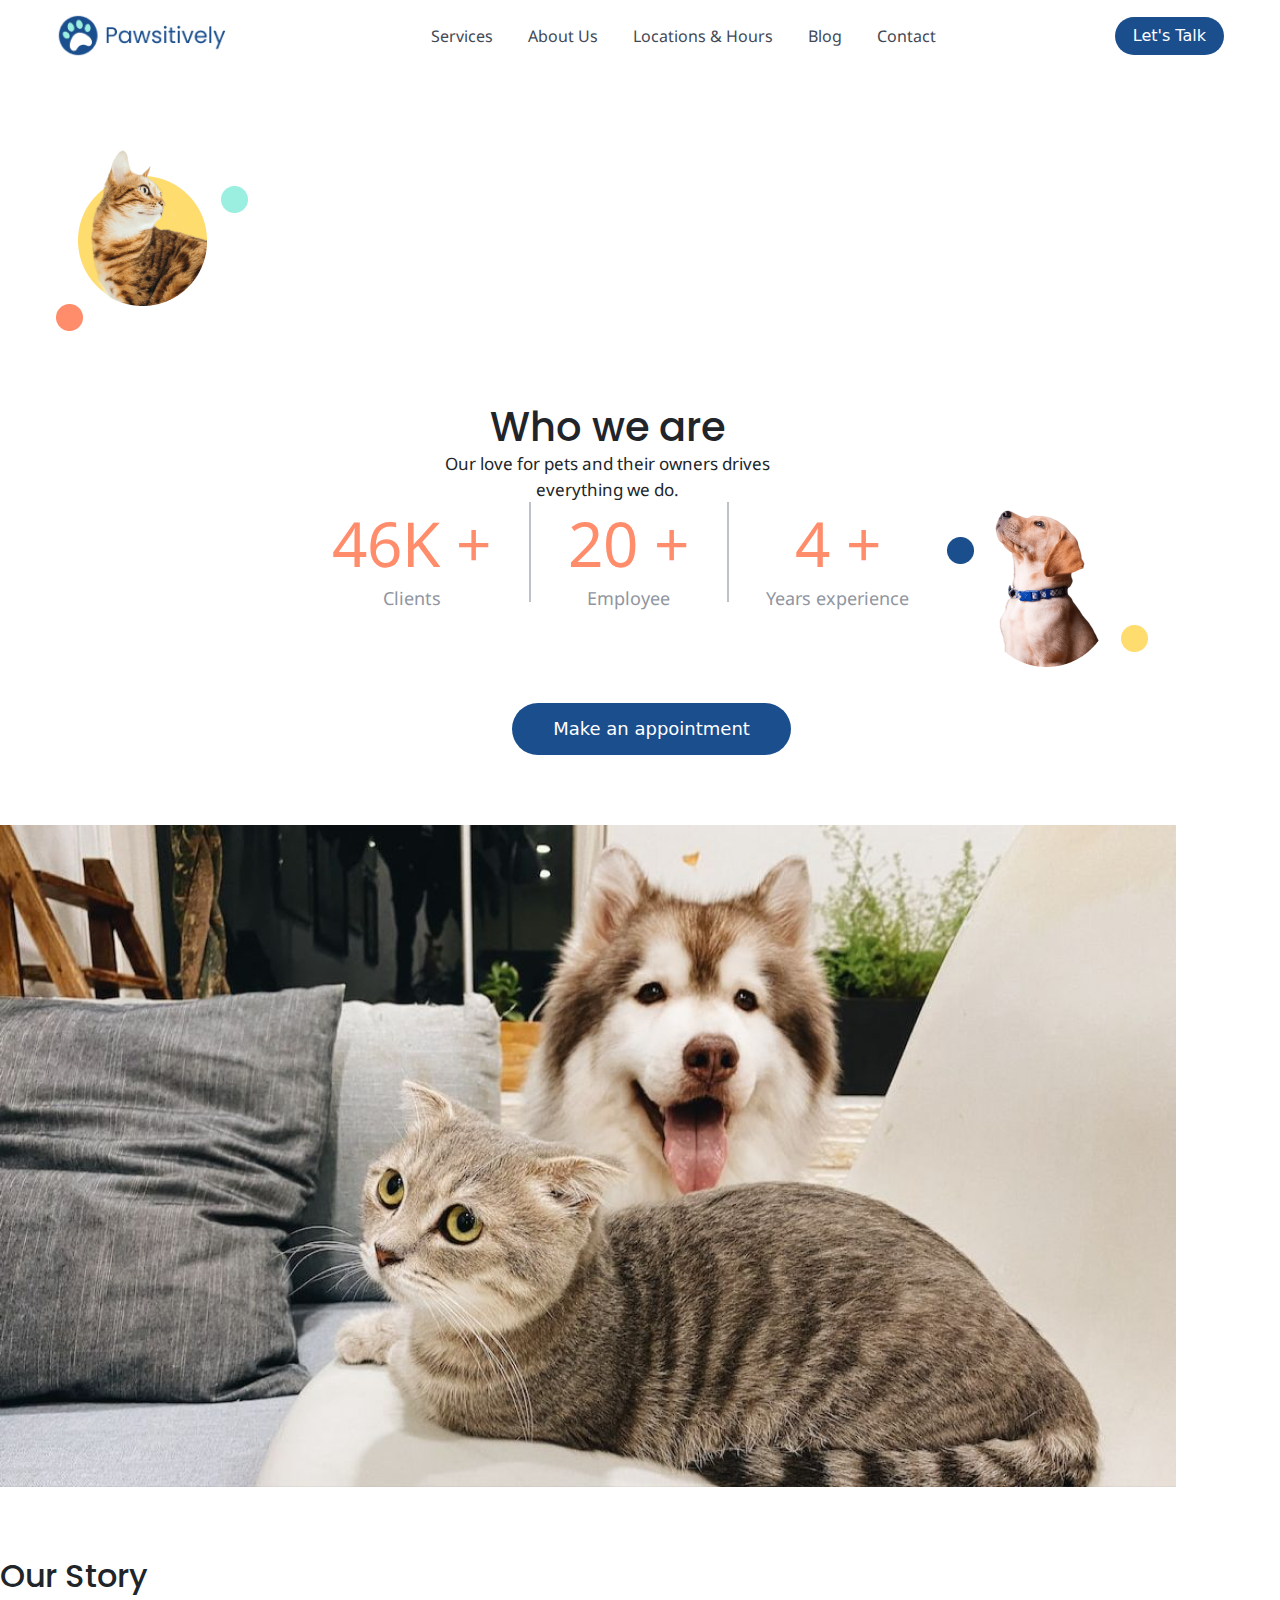
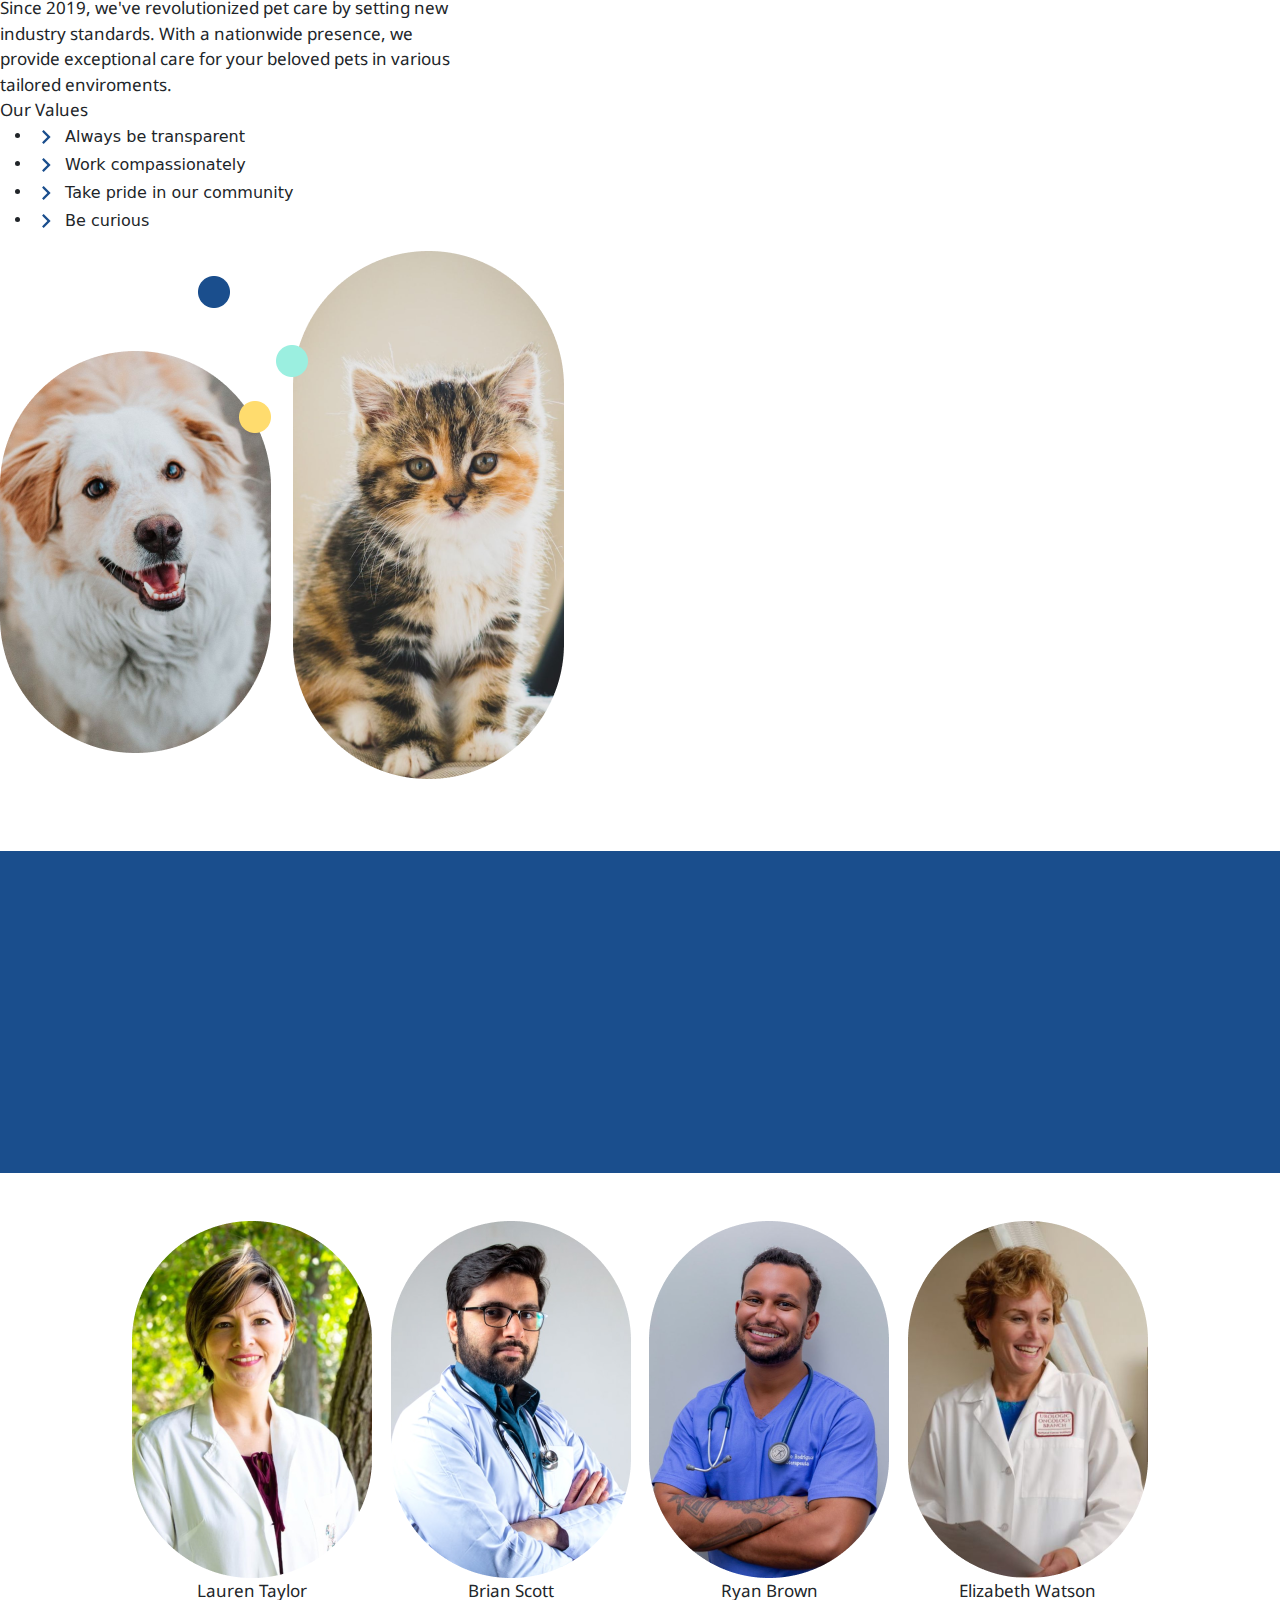
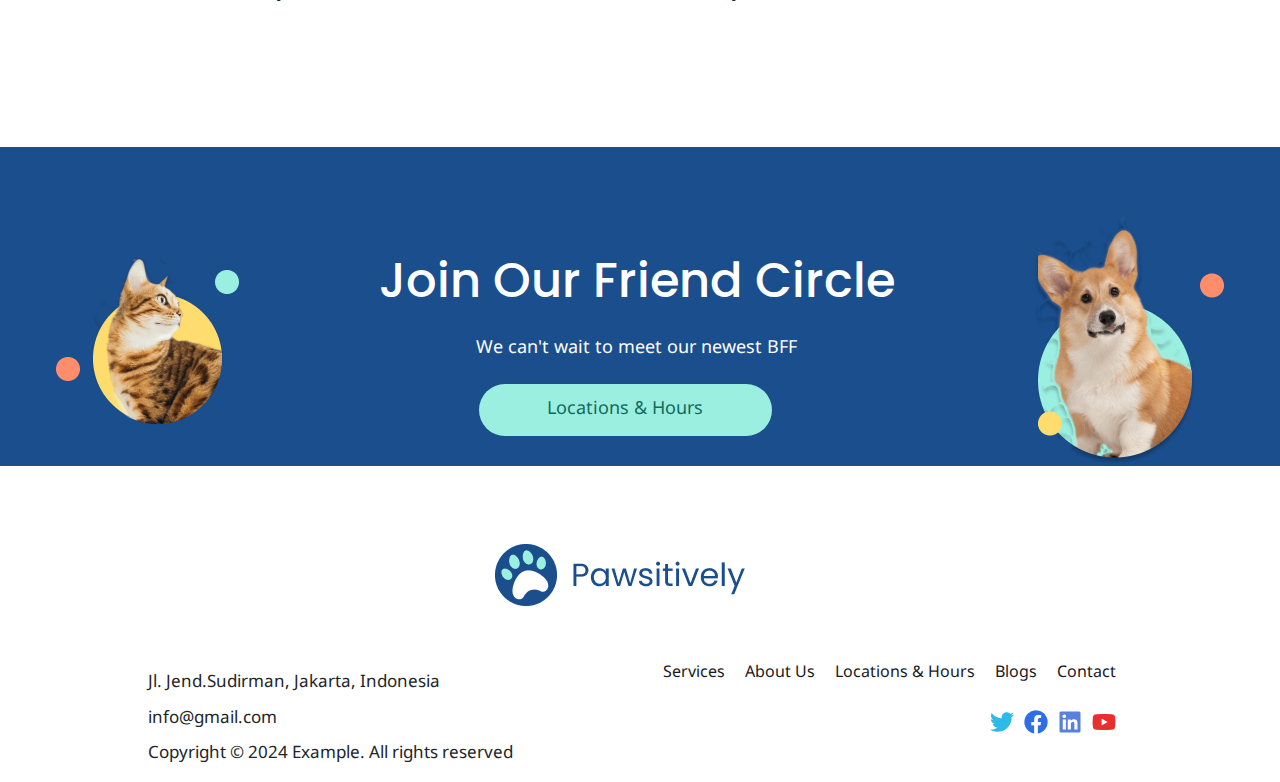
<file: pages/about.html>
<!DOCTYPE html>
<html lang="en">

<head>
   <meta charset="UTF-8">
   <meta name="viewport" content="width=device-width, initial-scale=1.0">
   <link rel="stylesheet" href="../assets/css/bootstrap.css">
   <link rel="stylesheet" href="../assets/scss/main.css">
   <title>About</title>
</head>

<body>
   <nav class="navbar navbar-expand-lg">
      <div class="container">
         <a class="navbar-brand" href="#">
            <img src="../assets/images/icons/logo-navbar.png" alt="logo" class="img-fluid">
         </a>
         <button class="navbar-toggler" type="button" data-bs-toggle="collapse" data-bs-target="#navbarSupportedContent"
            aria-controls="navbarSupportedContent" aria-expanded="false" aria-label="Toggle navigation">
            <span class="navbar-toggler-icon"></span>
         </button>
         <div class="collapse navbar-collapse" id="navbarSupportedContent">
            <ul class="navbar-nav mx-auto gap-4">
               <li class="nav-item">
                  <a class="nav-link" aria-current="page" href="./pages/services.html">Services</a>
               </li>
               <li class="nav-item">
                  <a class="nav-link" href="./about.html">About Us</a>
               </li>
               <li class="nav-item">
                  <a class="nav-link">Locations & Hours</a>
               </li>
               <li class="nav-item">
                  <a class="nav-link">Blog</a>
               </li>
               <li class="nav-item">
                  <a class="nav-link">Contact</a>
               </li>
            </ul>
            <div class="d-flex">
               <button class="btn-nav">Let's Talk</button>
            </div>
         </div>
      </div>
   </nav>

   <section class="sect-1-about">
      <div class="container">
         <div>
            <img class="cat-foto" src="../assets/images/Group 31.png" alt="cat">
         </div>
         <div class="text">
            <h1>Who we are</h1>
            <p>Our love for pets and their owners drives</p>
            <p>everything we do.</p>
         </div>
      </div>
      <div class="sect-1-img-text-2">
         <div class="number-container">
            <p class="number">46K +</p>
            <p class="number-text">Clients</p>
         </div>
         <div class="vertical-line"></div>
         <div class="number-container">
            <p class="number">20 +</p>
            <p class="number-text">Employee</p>
         </div>
         <div class="vertical-line"></div>
         <div class="number-container">
            <p class="number">4 +</p>
            <p class="number-text">Years experience</p>
         </div>
         <div>
            <img src="../assets/images/Group 32.png" alt="dog">
         </div>
      </div>
      <button>Make an appointment</button>
   </section>

   <section class="sect-2-about">
      <img src="../assets/images/Image 32.png" alt="cat-dog">
   </section>

   <section class="sect-3-about">
      <div class="sect-3-txt-list">
         <h2>Our Story</h2>
         <p>Since 2019, we've revolutionized pet care by setting new <br> industry standards. With a nationwide
            presence, we <br> provide exceptional care for your beloved pets in various <br> tailored enviroments.</p>
         <p class="sect-3-lower-txt">Our Values</p>
         <ul class="sect-3-list">
            <li><img src="../assets/images/Keyboard arrow right 1.png" alt="">
               Always be transparent
            </li>
            <li><img src="../assets/images/Keyboard arrow right 1.png" alt="">
               Work compassionately
            </li>
            <li><img src="../assets/images/Keyboard arrow right 1.png" alt="">
               Take pride in our community
            </li>
            <li><img src="../assets/images/Keyboard arrow right 1.png" alt="">
               Be curious
            </li>
         </ul>
      </div>
      <div>
         <img class="sect-3-dog" src="../assets/images/Group 26.png" alt="dog">
         <img src="../assets/images/Group 33.png" alt="cat">
      </div>
   </section>

   <section class="sect-4-about">
      <h2 class="team-heading">Meet our team</h2>
   </section>

   <div class="sect-team">
      <div class="img-container">
         <img src="../assets/images/Image 35.png" alt="lauren">
         <p>Lauren Taylor</p>
      </div>
      <div class="img-container">
         <img src="../assets/images/Image 36.png" alt="brian">
         <p>Brian Scott</p>
      </div>

      <div class="img-container">
         <img src="../assets/images/Image 37.png" alt="ryan">
         <p>Ryan Brown</p>
      </div>
      <div class="img-container">
         <img src="../assets/images/Image 38.png" alt="elizabeth">
         <p>Elizabeth Watson</p>
      </div>
   </div>
   </div>

   <section class="sect-4-about">
      <div class="container">
         <div class="items-cta d-flex justify-content-between">
            <img src="../assets/images/Group 13.png" alt=""
               class="img-fluid object-fit-contain d-flex justify-content-start align-items-start">
            <div class="content-cta text-center justify-content-center d-flex align-items-center">
               <div>
                  <h1>Join Our Friend Circle</h1>
                  <p>We can't wait to meet our newest BFF</p>
                  <a href="">Locations & Hours</a>
               </div>
            </div>
            <img src="../assets/images/Group 16.png" alt="" class="img-fluid object-fit-contain">
         </div>
      </div>
   </section>

   <footer class="footer">
      <div class="container">
         <div class="img-footer text-center mb-5">
            <img src="../assets/images/icons/Container 17.png" alt="" class="img-fluid object-fit-contain">
         </div>
         <div class="row">
            <div class="col-md-6">
               <div class="content-foot-left">
                  <p>Jl. Jend.Sudirman, Jakarta, Indonesia</p>
                  <p>info@gmail.com</p>
                  <p>Copyright © 2024 Example. All rights reserved</p>
               </div>
            </div>
            <div class="col-md-6 d-flex justify-content-end">
               <div class="content-foot-right">
                  <ul class="d-flex">
                     <li><a href="">Services</a></li>
                     <li><a href="">About Us</a></li>
                     <li><a href="">Locations & Hours</a></li>
                     <li><a href="">Blogs</a></li>
                     <li><a href="">Contact</a></li>
                  </ul>
                  <div class="icons d-flex justify-content-end">
                     <img src="../assets/images/icons/Twitter 1.png" alt="" class="img-fluid">
                     <img src="../assets/images/icons/Facebook 1.png" alt="" class="img-fluid">
                     <img src="../assets/images/icons/LinkedIn 1.png" alt="" class="img-fluid">
                     <img src="../assets/images/icons/YouTube 1.png" alt="" class="img-fluid">
                  </div>
               </div>
            </div>
         </div>
      </div>
   </footer>
</body>

</html>
</file>
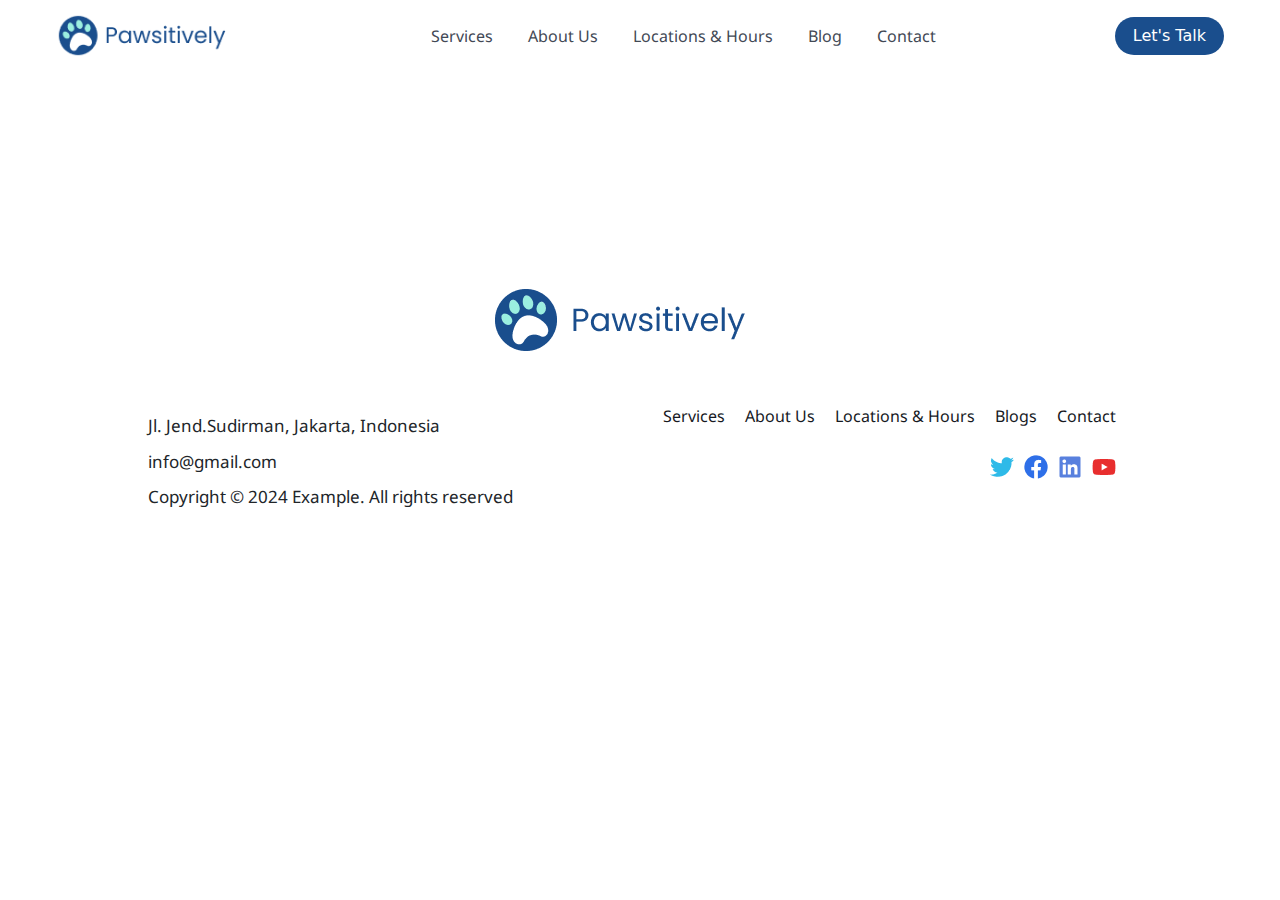
<file: pages/blogs.html>
<!DOCTYPE html>
<html lang="en">

<head>
  <meta charset="UTF-8">
  <meta name="viewport" content="width=device-width, initial-scale=1.0">
  <link rel="stylesheet" href="../assets/css/bootstrap.css">
  <link rel="stylesheet" href="../assets/scss/main.css">
  <title>Blogs</title>
</head>

<body>
  <nav class="navbar navbar-expand-lg">
    <div class="container">
      <a class="navbar-brand" href="#">
        <img src="../assets/images/icons/logo-navbar.png" alt="logo" class="img-fluid">
      </a>
      <button class="navbar-toggler" type="button" data-bs-toggle="collapse" data-bs-target="#navbarSupportedContent"
        aria-controls="navbarSupportedContent" aria-expanded="false" aria-label="Toggle navigation">
        <span class="navbar-toggler-icon"></span>
      </button>
      <div class="collapse navbar-collapse" id="navbarSupportedContent">
        <ul class="navbar-nav mx-auto gap-4">
          <li class="nav-item">
            <a class="nav-link" aria-current="page" href="./pages/services.html">Services</a>
          </li>
          <li class="nav-item">
            <a class="nav-link" href="./about.html">About Us</a>
          </li>
          <li class="nav-item">
            <a class="nav-link">Locations & Hours</a>
          </li>
          <li class="nav-item">
            <a class="nav-link">Blog</a>
          </li>
          <li class="nav-item">
            <a class="nav-link">Contact</a>
          </li>
        </ul>
        <div class="d-flex">
          <button class="btn-nav">Let's Talk</button>
        </div>
      </div>
    </div>
  </nav>

  <section class="sect-1-blogs">
    <div class="container">

    </div>
  </section>

  <section class="sect-2-blogs">
    <div class="container">

    </div>
  </section>

  <footer class="footer">
    <div class="container">
      <div class="img-footer text-center mb-5">
        <img src="../assets/images/icons/Container 17.png" alt="" class="img-fluid object-fit-contain">
      </div>
      <div class="row">
        <div class="col-md-6">
          <div class="content-foot-left">
            <p>Jl. Jend.Sudirman, Jakarta, Indonesia</p>
            <p>info@gmail.com</p>
            <p>Copyright © 2024 Example. All rights reserved</p>
          </div>
        </div>
        <div class="col-md-6 d-flex justify-content-end">
          <div class="content-foot-right">
            <ul class="d-flex">
              <li><a href="">Services</a></li>
              <li><a href="">About Us</a></li>
              <li><a href="">Locations & Hours</a></li>
              <li><a href="">Blogs</a></li>
              <li><a href="">Contact</a></li>
            </ul>
            <div class="icons d-flex justify-content-end">
              <img src="../assets/images/icons/Twitter 1.png" alt="" class="img-fluid">
              <img src="../assets/images/icons/Facebook 1.png" alt="" class="img-fluid">
              <img src="../assets/images/icons/LinkedIn 1.png" alt="" class="img-fluid">
              <img src="../assets/images/icons/YouTube 1.png" alt="" class="img-fluid">
            </div>
          </div>
        </div>
      </div>
    </div>
  </footer>
</body>

</html>
</file>
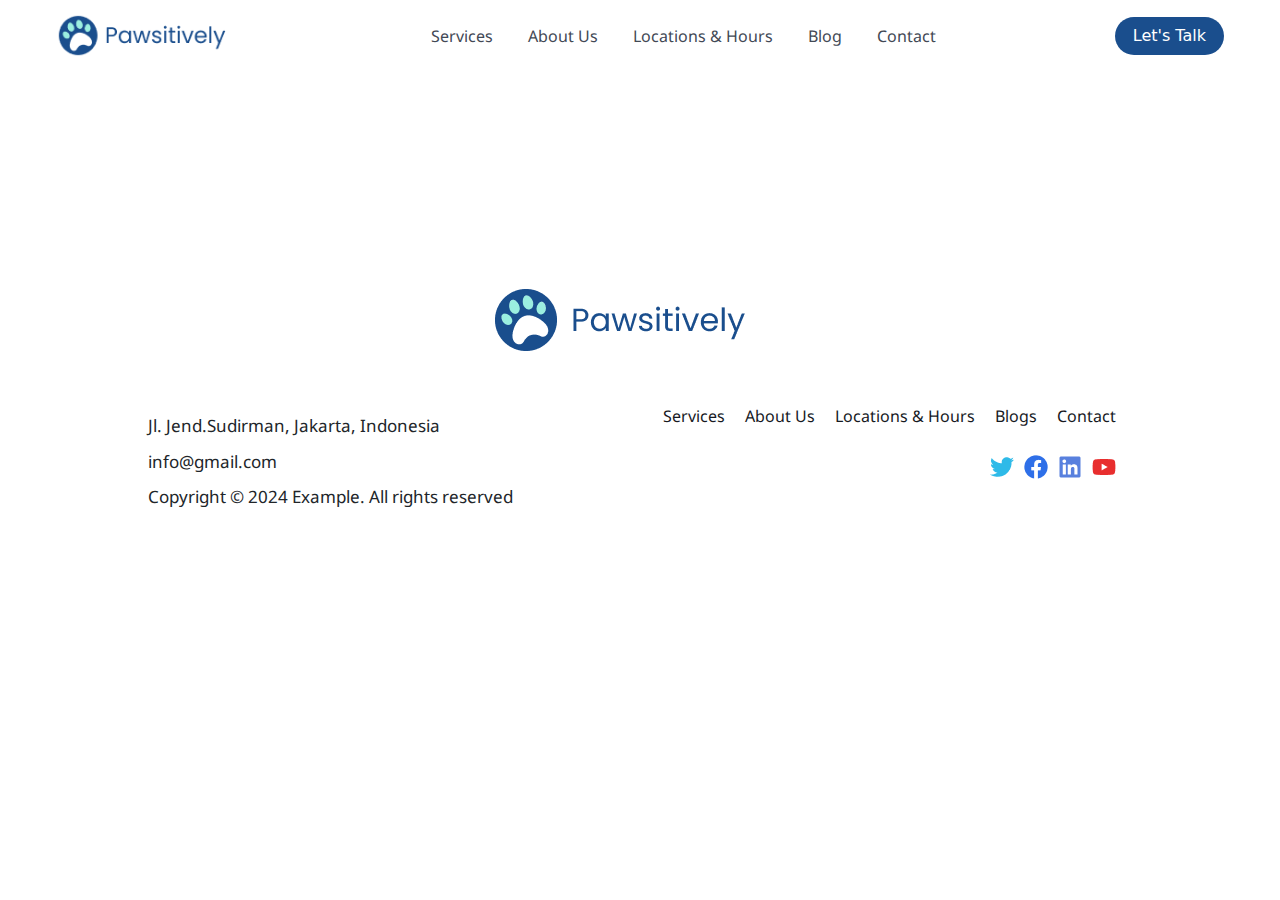
<file: pages/contact.html>
<!DOCTYPE html>
<html lang="en">

<head>
  <meta charset="UTF-8">
  <meta name="viewport" content="width=device-width, initial-scale=1.0">
  <link rel="stylesheet" href="../assets/css/bootstrap.css">
  <link rel="stylesheet" href="../assets/scss/main.css">
  <title>Contact</title>
</head>

<body>
  <nav class="navbar navbar-expand-lg">
    <div class="container">
      <a class="navbar-brand" href="#">
        <img src="../assets/images/icons/logo-navbar.png" alt="logo" class="img-fluid">
      </a>
      <button class="navbar-toggler" type="button" data-bs-toggle="collapse" data-bs-target="#navbarSupportedContent"
        aria-controls="navbarSupportedContent" aria-expanded="false" aria-label="Toggle navigation">
        <span class="navbar-toggler-icon"></span>
      </button>
      <div class="collapse navbar-collapse" id="navbarSupportedContent">
        <ul class="navbar-nav mx-auto gap-4">
          <li class="nav-item">
            <a class="nav-link" aria-current="page" href="./pages/services.html">Services</a>
          </li>
          <li class="nav-item">
            <a class="nav-link" href="./about.html">About Us</a>
          </li>
          <li class="nav-item">
            <a class="nav-link">Locations & Hours</a>
          </li>
          <li class="nav-item">
            <a class="nav-link">Blog</a>
          </li>
          <li class="nav-item">
            <a class="nav-link">Contact</a>
          </li>
        </ul>
        <div class="d-flex">
          <button class="btn-nav">Let's Talk</button>
        </div>
      </div>
    </div>
  </nav>

  <section class="sect-1-contact">
    <div class="container">

    </div>
  </section>

  <section class="sect-2-contact">
    <div class="container">

    </div>
  </section>

  <footer class="footer">
    <div class="container">
      <div class="img-footer text-center mb-5">
        <img src="../assets/images/icons/Container 17.png" alt="" class="img-fluid object-fit-contain">
      </div>
      <div class="row">
        <div class="col-md-6">
          <div class="content-foot-left">
            <p>Jl. Jend.Sudirman, Jakarta, Indonesia</p>
            <p>info@gmail.com</p>
            <p>Copyright © 2024 Example. All rights reserved</p>
          </div>
        </div>
        <div class="col-md-6 d-flex justify-content-end">
          <div class="content-foot-right">
            <ul class="d-flex">
              <li><a href="">Services</a></li>
              <li><a href="">About Us</a></li>
              <li><a href="">Locations & Hours</a></li>
              <li><a href="">Blogs</a></li>
              <li><a href="">Contact</a></li>
            </ul>
            <div class="icons d-flex justify-content-end">
              <img src="../assets/images/icons/Twitter 1.png" alt="" class="img-fluid">
              <img src="../assets/images/icons/Facebook 1.png" alt="" class="img-fluid">
              <img src="../assets/images/icons/LinkedIn 1.png" alt="" class="img-fluid">
              <img src="../assets/images/icons/YouTube 1.png" alt="" class="img-fluid">
            </div>
          </div>
        </div>
      </div>
    </div>
  </footer>
</body>

</html>
</file>
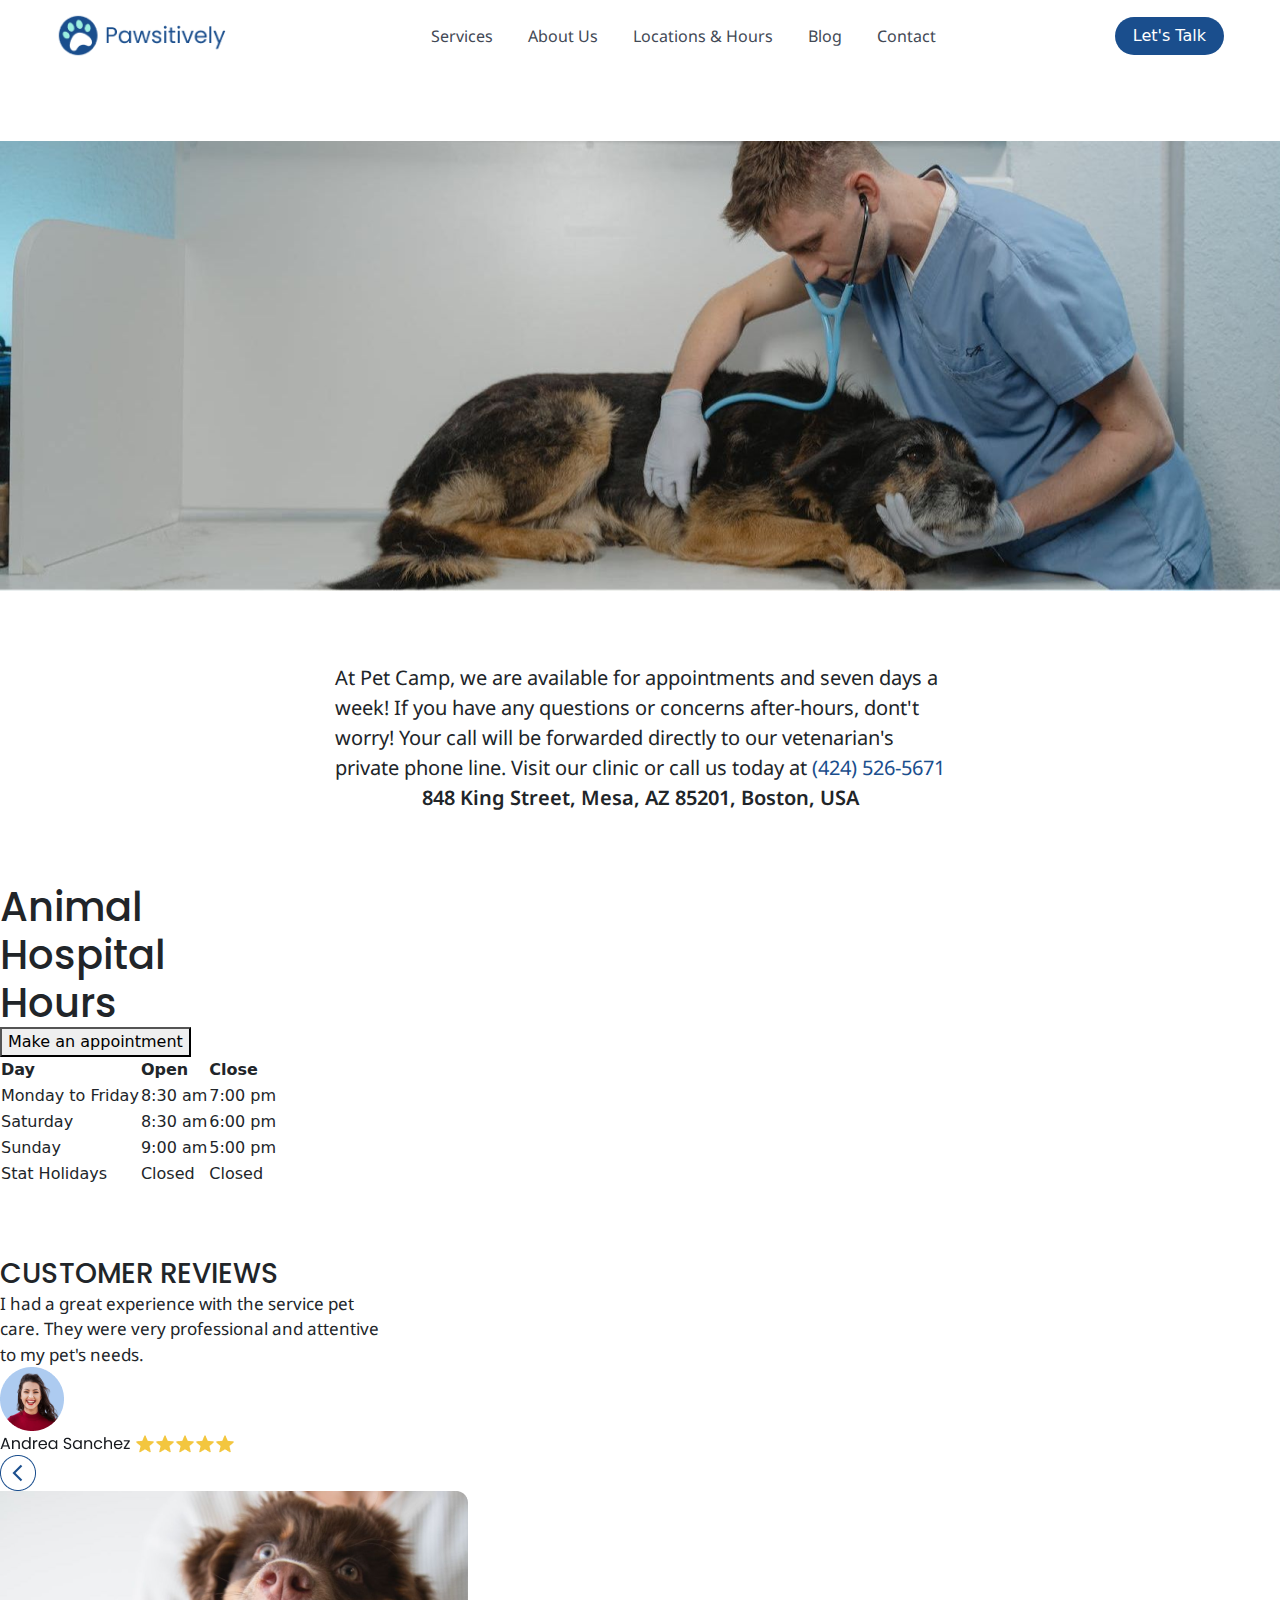
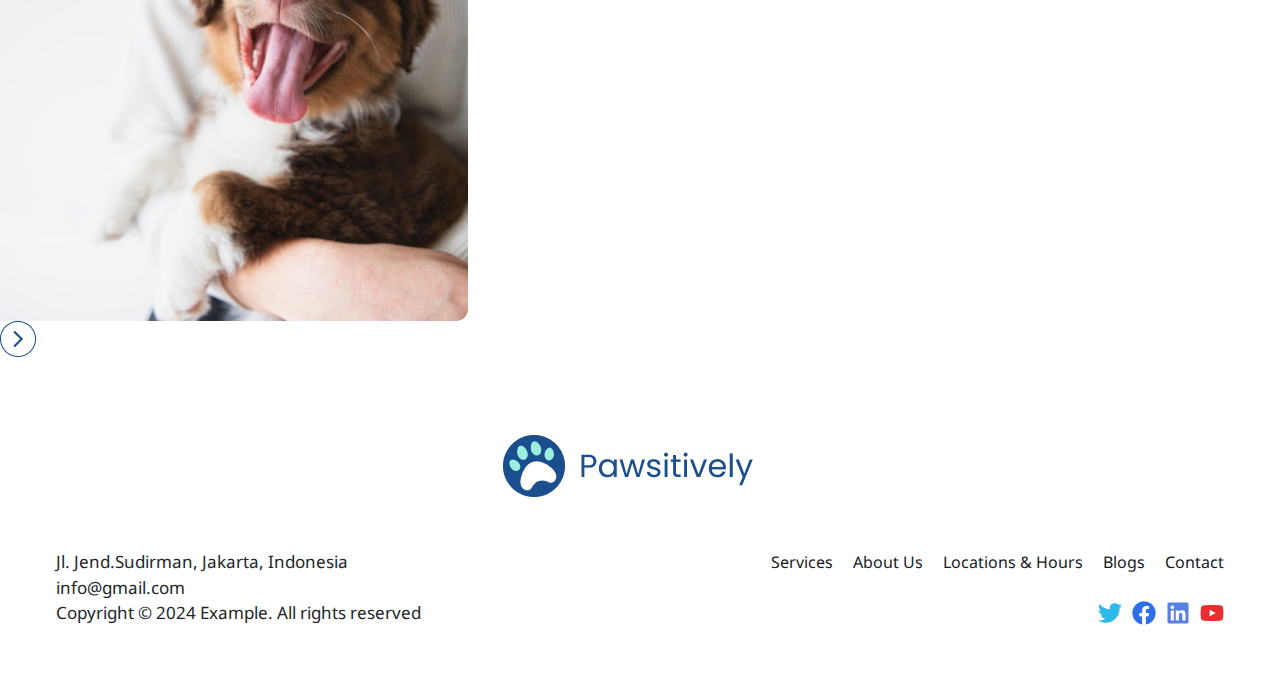
<file: pages/location-hours.html>
<!DOCTYPE html>
<html lang="en">

<head>
   <meta charset="UTF-8">
   <meta name="viewport" content="width=device-width, initial-scale=1.0">
   <link rel="stylesheet" href="../assets/css/bootstrap.css">
   <link rel="stylesheet" href="../assets/scss/main.css">

   <title>Location and Hours</title>
</head>

<body>
   <nav class="navbar navbar-expand-lg">
      <div class="container">
         <a class="navbar-brand" href="#">
            <img src="../assets/images/Container 23.png" alt="logo" class="img-fluid">
         </a>
         <button class="navbar-toggler" type="button" data-bs-toggle="collapse" data-bs-target="#navbarSupportedContent"
            aria-controls="navbarSupportedContent" aria-expanded="false" aria-label="Toggle navigation">
            <span class="navbar-toggler-icon"></span>
         </button>
         <div class="collapse navbar-collapse" id="navbarSupportedContent">
            <ul class="navbar-nav mx-auto gap-4">
               <li class="nav-item">
                  <a class="nav-link" aria-current="page" href="./pages/services.html">Services</a>
               </li>
               <li class="nav-item">
                  <a class="nav-link" href="./about.html">About Us</a>
               </li>
               <li class="nav-item">
                  <a class="nav-link">Locations & Hours</a>
               </li>
               <li class="nav-item">
                  <a class="nav-link">Blog</a>
               </li>
               <li class="nav-item">
                  <a class="nav-link">Contact</a>
               </li>
            </ul>
            <div class="d-flex">
               <button class="btn-nav">Let's Talk</button>
            </div>
         </div>
      </div>
   </nav>
   <section class="sect-1-locationHours">
      <img src="../assets/images/Image 42.png" alt="vet">
   </section>
   <div class="text-container">
      <p>At Pet Camp, we are available for appointments and seven days a <br> week! If you have any questions or
         concerns after-hours, dont't <br>worry! Your call will be forwarded directly to our vetenarian's <br> private
         phone line. Visit our clinic or call us today at<span class="number"> (424) 526-5671</span><br><span
            class="address">848 King Street, Mesa, AZ 85201, Boston, USA</span></p>
   </div>

   <section class="sect-2-locationHours">
      <div>
         <h1>Animal <br> Hospital <br> Hours</h1>
         <button>Make an appointment</button>
      </div>
      <div>
         <table>
            <tr>
               <th>Day</th>
               <th>Open</th>
               <th>Close</th>
            </tr>
            <tr>
               <td>Monday to Friday</td>
               <td>8:30 am</td>
               <td>7:00 pm</td>
            </tr>
            <tr>
               <td>Saturday</td>
               <td>8:30 am</td>
               <td>6:00 pm</td>
            </tr>
            <tr>
               <td>Sunday</td>
               <td>9:00 am</td>
               <td>5:00 pm</td>
            </tr>
            <tr>
               <td>Stat Holidays</td>
               <td>Closed</td>
               <td>Closed</td>
            </tr>

         </table>
      </div>

   </section>

   <section class="sect-3-locationHours">
      <div class="container-box">
         <div class="row">
            <div class="col">
               <div class="custom-box">
                  <div class="custom-box-container">
                     <h3>
                        CUSTOMER REVIEWS
                     </h3>
                     <p>I had a great experience with the service pet<br>care. They were very professional and
                        attentive<br>to my pet's needs.</p>
                     <div class="avatar-andrea">
                        <img src="../assets/images/Avatar 3.png" alt="andrea">
                        <div class="rating">
                           <img src="../assets/images/Andrea Sanchez.png" alt="name">
                           <img class="stars" src="../assets/images/Rating 3.png" alt="rating">
                        </div>
                        <div class="icon-btn-3">
                           <img src="../assets/images/Icon Button 3.png" alt="cheveron">
                        </div>
                     </div>
                  </div>
                  <div class="puppy">
                     <img class="custom-box-puppy" src="../assets/images/Image 15.png" alt="">
                     <div class="icon-btn-2">
                        <img src="../assets/images/Icon Button 2.png" alt="cheveron">
                     </div>
                  </div>
               </div>
            </div>
         </div>
      </div>
      </div>
      <div class="blue-strip"></div>
   </section>

   <footer class="footer-services">
      <div class="container">
         <div class="img-footer text-center mb-5">
            <img src="../assets/images/icons/Container 17.png" alt="" class="img-fluid object-fit-contain">
         </div>
         <div class="row">
            <div class="col-md-6">
               <div class="content-foot-left">
                  <p>Jl. Jend.Sudirman, Jakarta, Indonesia</p>
                  <p>info@gmail.com</p>
                  <p>Copyright © 2024 Example. All rights reserved</p>
               </div>
            </div>
            <div class="col-md-6 d-flex justify-content-end">
               <div class="content-foot-right">
                  <ul class="d-flex">
                     <li><a href="">Services</a></li>
                     <li><a href="">About Us</a></li>
                     <li><a href="">Locations & Hours</a></li>
                     <li><a href="">Blogs</a></li>
                     <li><a href="">Contact</a></li>
                  </ul>
                  <div class="icons d-flex justify-content-end">
                     <img src="../assets/images/icons/Twitter 1.png" alt="" class="img-fluid">
                     <img src="../assets/images/icons/Facebook 1.png" alt="" class="img-fluid">
                     <img src="../assets/images/icons/LinkedIn 1.png" alt="" class="img-fluid">
                     <img src="../assets/images/icons/YouTube 1.png" alt="" class="img-fluid">
                  </div>
               </div>
            </div>
         </div>
      </div>
   </footer>

</body>

</html>
</file>
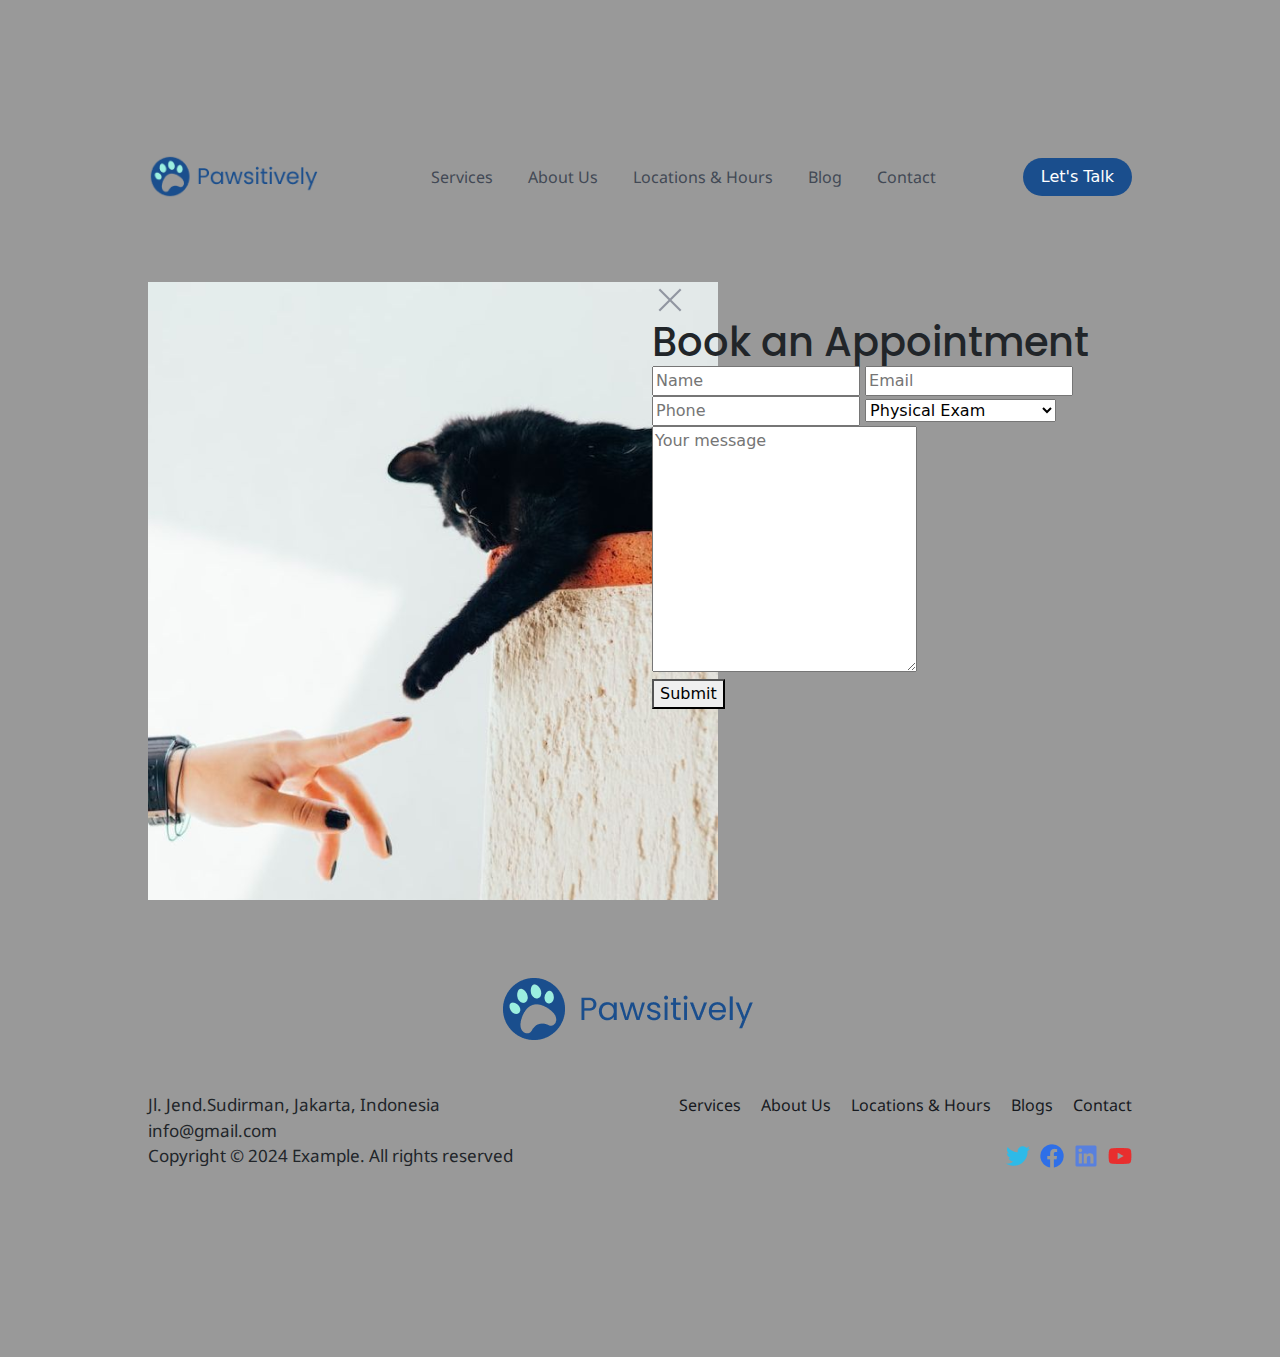
<file: pages/make-appointment.html>
<!DOCTYPE html>
<html lang="en">

<head>
   <meta charset="UTF-8">
   <meta name="viewport" content="width=device-width, initial-scale=1.0">
   <link rel="stylesheet" href="../assets/css/bootstrap.css">
   <link rel="stylesheet" href="../assets/scss/main.css">

   <title>Make an Appointment</title>
</head>

<body class="body-appointment">

   <nav class="navbar navbar-expand-lg">
      <div class="container">
         <a class="navbar-brand" href="#">
            <img src="../assets/images/Container 23.png" alt="logo" class="img-fluid">
         </a>
         <button class="navbar-toggler" type="button" data-bs-toggle="collapse" data-bs-target="#navbarSupportedContent"
            aria-controls="navbarSupportedContent" aria-expanded="false" aria-label="Toggle navigation">
            <span class="navbar-toggler-icon"></span>
         </button>
         <div class="collapse navbar-collapse" id="navbarSupportedContent">
            <ul class="navbar-nav mx-auto gap-4">
               <li class="nav-item">
                  <a class="nav-link" aria-current="page" href="./pages/services.html">Services</a>
               </li>
               <li class="nav-item">
                  <a class="nav-link" href="./about.html">About Us</a>
               </li>
               <li class="nav-item">
                  <a class="nav-link">Locations & Hours</a>
               </li>
               <li class="nav-item">
                  <a class="nav-link">Blog</a>
               </li>
               <li class="nav-item">
                  <a class="nav-link">Contact</a>
               </li>
            </ul>
            <div class="d-flex">
               <button class="btn-nav">Let's Talk</button>
            </div>
         </div>
      </div>
   </nav>

   <section class="sect-1-appointment">
      <div class="container">
         <div class="row">
            <div class="col-md-6">
               <!-- Left section -->
               <div class="left-section">
                  <img class="sect-1-cat-apppointment" src="../assets/images/Image 28.png" alt="cat">
               </div>
            </div>
            <div class="col-md-6">
               <!-- Right section -->
               <div class="right-section">
                  <img class="close" src="../assets/images/E remove 1.png" alt="close-btn">
                  <div class="input-container">
                     <h1>Book an Appointment</h1>
                     <form class="top-form" action="">
                        <input type="text" placeholder="Name">
                        <input type="text" placeholder="Email">
                     </form>
                     <form class="bottom-form" action="">
                        <input type="text" placeholder="Phone">
                        <select name="services">
                           <option value="exam">Physical Exam</option>
                           <option value="dental">Dental Care</option>
                           <option value="flea">Flea and Tick Control</option>
                           <option value="nutrition">Pet Nutrition</option>
                        </select>
                     </form>
                     <form action="">
                        <textarea name="" id="" cols="30" rows="10" placeholder="Your message"></textarea>
                     </form>
                     <button>Submit</button>
                  </div>
               </div>
            </div>
         </div>
      </div>
   </section>

   <footer class="footer-services">
      <div class="container">
         <div class="img-footer text-center mb-5">
            <img src="../assets/images/icons/Container 17.png" alt="" class="img-fluid object-fit-contain">
         </div>
         <div class="row">
            <div class="col-md-6">
               <div class="content-foot-left">
                  <p>Jl. Jend.Sudirman, Jakarta, Indonesia</p>
                  <p>info@gmail.com</p>
                  <p>Copyright © 2024 Example. All rights reserved</p>
               </div>
            </div>
            <div class="col-md-6 d-flex justify-content-end">
               <div class="content-foot-right">
                  <ul class="d-flex">
                     <li><a href="">Services</a></li>
                     <li><a href="">About Us</a></li>
                     <li><a href="">Locations & Hours</a></li>
                     <li><a href="">Blogs</a></li>
                     <li><a href="">Contact</a></li>
                  </ul>
                  <div class="icons d-flex justify-content-end">
                     <img src="../assets/images/icons/Twitter 1.png" alt="" class="img-fluid">
                     <img src="../assets/images/icons/Facebook 1.png" alt="" class="img-fluid">
                     <img src="../assets/images/icons/LinkedIn 1.png" alt="" class="img-fluid">
                     <img src="../assets/images/icons/YouTube 1.png" alt="" class="img-fluid">
                  </div>
               </div>
            </div>
         </div>
      </div>
   </footer>
</body>

</html>
</file>
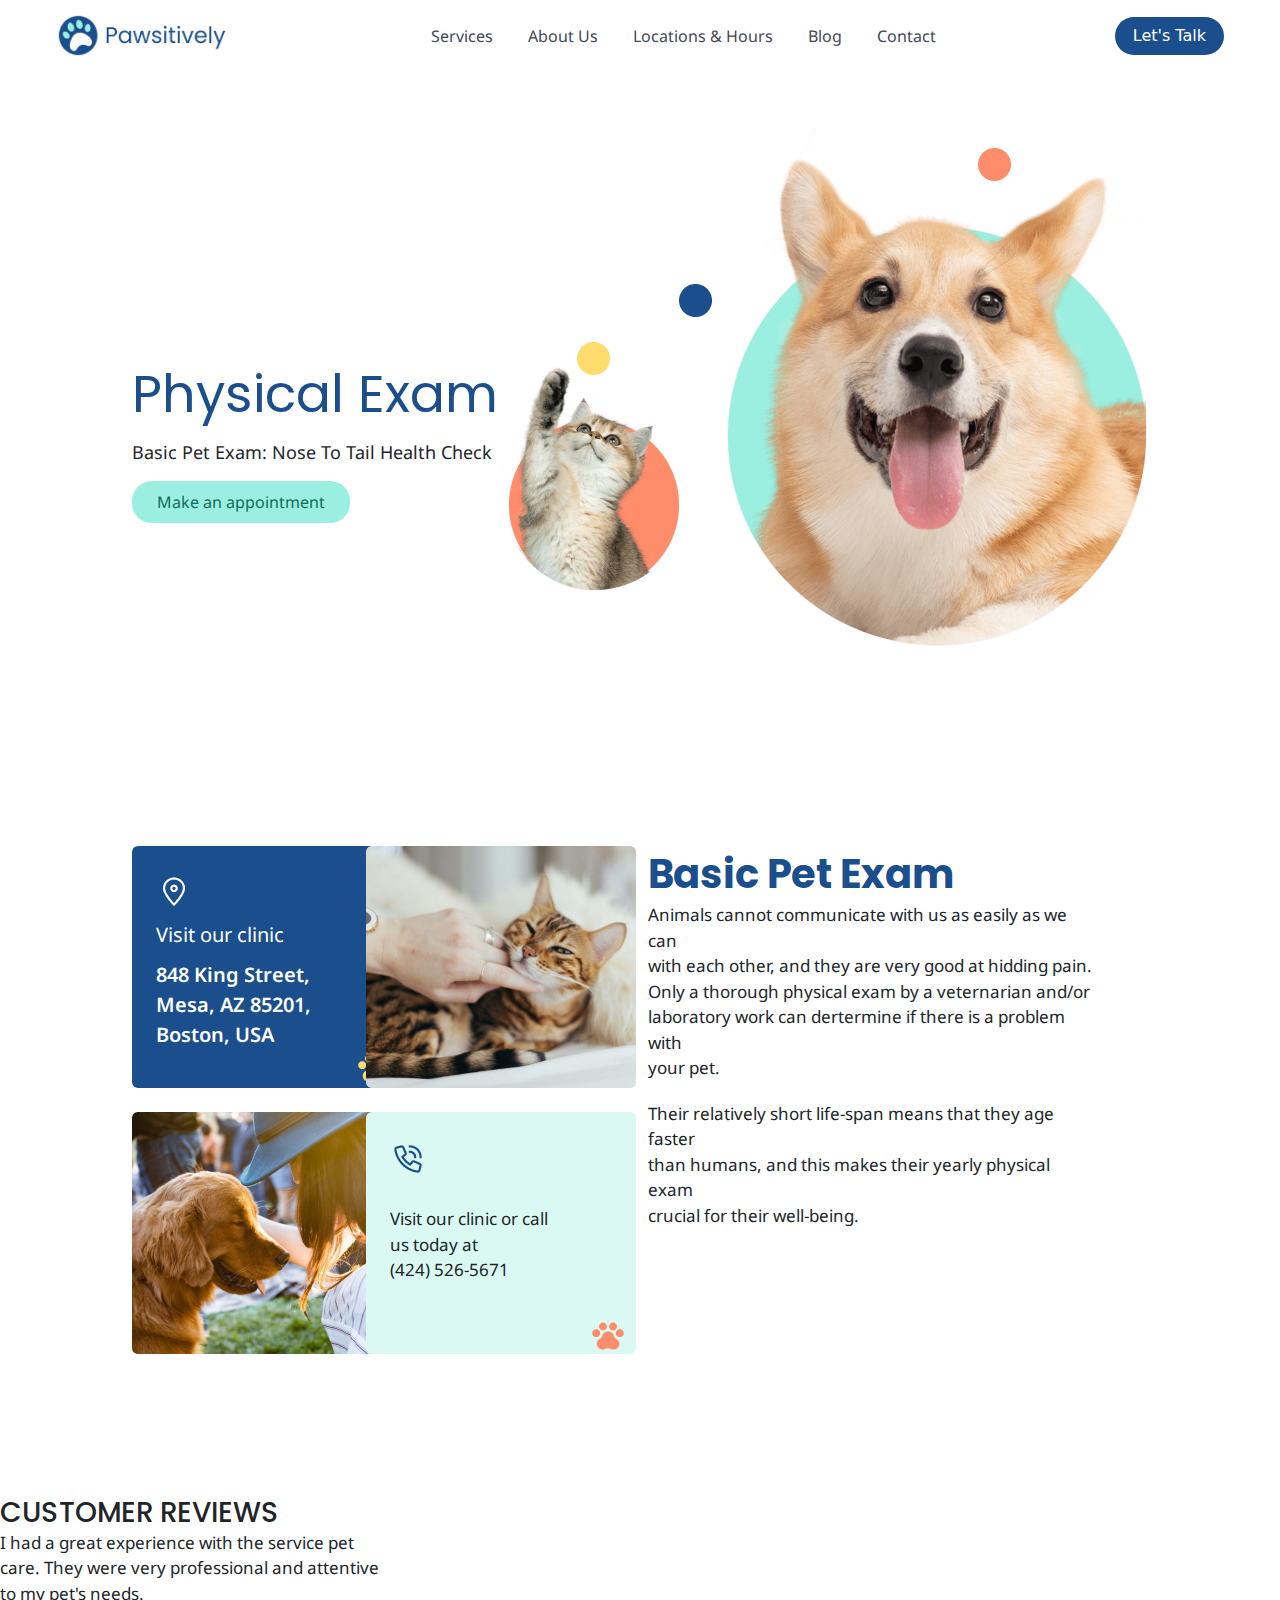
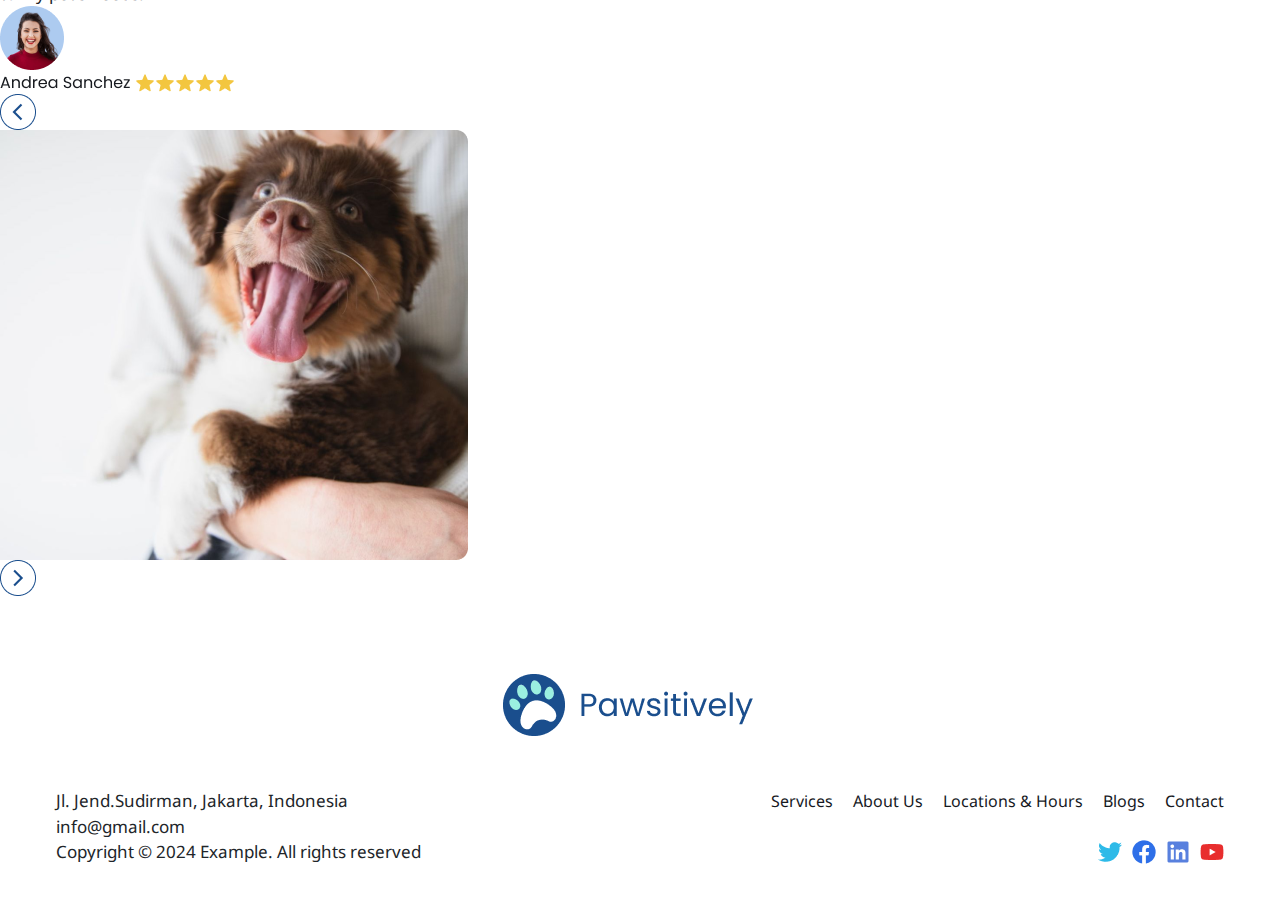
<file: pages/service-detail.html>
<!DOCTYPE html>
<html lang="en">

<head>
   <meta charset="UTF-8">
   <meta name="viewport" content="width=device-width, initial-scale=1.0">
   <link rel="stylesheet" href="../assets/css/bootstrap.css">
   <link rel="stylesheet" href="../assets/scss/main.css">
   <title>Servicesdetails</title>
</head>

<body>
   <nav class="navbar navbar-expand-lg">
      <div class="container">
         <a class="navbar-brand" href="#">
            <img src="../assets/images/Container 23.png" alt="logo" class="img-fluid">
         </a>
         <button class="navbar-toggler" type="button" data-bs-toggle="collapse" data-bs-target="#navbarSupportedContent"
            aria-controls="navbarSupportedContent" aria-expanded="false" aria-label="Toggle navigation">
            <span class="navbar-toggler-icon"></span>
         </button>
         <div class="collapse navbar-collapse" id="navbarSupportedContent">
            <ul class="navbar-nav mx-auto gap-4">
               <li class="nav-item">
                  <a class="nav-link" aria-current="page" href="./pages/services.html">Services</a>
               </li>
               <li class="nav-item">
                  <a class="nav-link" href="./about.html">About Us</a>
               </li>
               <li class="nav-item">
                  <a class="nav-link">Locations & Hours</a>
               </li>
               <li class="nav-item">
                  <a class="nav-link">Blog</a>
               </li>
               <li class="nav-item">
                  <a class="nav-link">Contact</a>
               </li>
            </ul>
            <div class="d-flex">
               <button class="btn-nav">Let's Talk</button>
            </div>
         </div>
      </div>
   </nav>

   <section class="sect-1-service-detail">
      <div class="sect-1-container">
         <h1>Physical Exam</h1>
         <p>Basic Pet Exam: Nose To Tail Health Check</p>
         <a class="sect-1-btn">Make an appointment</a>
      </div>
      <div>
         <img src="../assets/images/Group 25.png" alt="">
      </div>
   </section>

   <section class="sect-2-service-detail">
      <div class="col-md-6">
         <div class="row items-card-left">
            <div class="col-6">
               <div class="box-1">
                  <div class="box-1-container">
                     <img src="../assets/images/Pin 3 1 (2).png" alt="icon">
                     <p class="box-1-txt">Visit our clinic</p>
                     <p>848 King Street,<br>Mesa, AZ 85201,<br> Boston, USA</p>
                  </div>


                  <img class="paw-1" src="../assets/images/Paw print 1.png" alt="paw">
               </div>
            </div>
            <div class="col-6">
               <div class="box-2">
                  <img src="../assets/images/Image 22.png" alt="cat">
               </div>
            </div>
            <div class="col-6">
               <div class="box-3">
                  <img src="../assets/images/Image 23.png" alt="dog">
               </div>
            </div>
            <div class="col-6">
               <div class="box-4">
                  <img src="../assets/images/Phone call 1 (1).png" alt="phone">
                  <p class="box-4-txt">Visit our clinic or call <br> us today at <br> (424) 526-5671</p>
                  <img class="paw-4" src="../assets/images/Paw print 2.png" alt="paw">
               </div>
            </div>
         </div>
      </div>
      <div class="right-text">
         <h2>Basic Pet Exam</h2>
         <p>Animals cannot communicate with us as easily as we can <br> with each other, and they are very good at
            hidding pain. <br> Only a thorough physical exam by a veternarian and/or <br> laboratory work can dertermine
            if there is a problem with <br> your pet.</p>
         <p class="last-txt">Their relatively short life-span means that they age faster <br> than humans, and this
            makes their yearly physical exam <br> crucial for their well-being.</p>
      </div>
   </section>
   <section>
      <div class="container-box">
         <div class="row">
            <div class="col">
               <div class="custom-box">
                  <div class="custom-box-container">
                     <h3>
                        CUSTOMER REVIEWS
                     </h3>
                     <p>I had a great experience with the service pet<br>care. They were very professional and
                        attentive<br>to my pet's needs.</p>
                     <div class="avatar-andrea">
                        <img src="../assets/images/Avatar 3.png" alt="andrea">
                        <div class="rating">
                           <img src="../assets/images/Andrea Sanchez.png" alt="name">
                           <img class="stars" src="../assets/images/Rating 3.png" alt="rating">
                        </div>
                        <div class="icon-btn-3">
                           <img src="../assets/images/Icon Button 3.png" alt="cheveron">
                        </div>
                     </div>
                  </div>
                  <div class="puppy">
                     <img class="custom-box-puppy" src="../assets/images/Image 15.png" alt="">
                     <div class="icon-btn-2">
                        <img src="../assets/images/Icon Button 2.png" alt="cheveron">
                     </div>
                  </div>
               </div>
            </div>
         </div>
      </div>
      </div>
      <div class="blue-strip"></div>
   </section>

   <footer class="footer-services">
      <div class="container">
         <div class="img-footer text-center mb-5">
            <img src="../assets/images/icons/Container 17.png" alt="" class="img-fluid object-fit-contain">
         </div>
         <div class="row">
            <div class="col-md-6">
               <div class="content-foot-left">
                  <p>Jl. Jend.Sudirman, Jakarta, Indonesia</p>
                  <p>info@gmail.com</p>
                  <p>Copyright © 2024 Example. All rights reserved</p>
               </div>
            </div>
            <div class="col-md-6 d-flex justify-content-end">
               <div class="content-foot-right">
                  <ul class="d-flex">
                     <li><a href="">Services</a></li>
                     <li><a href="">About Us</a></li>
                     <li><a href="">Locations & Hours</a></li>
                     <li><a href="">Blogs</a></li>
                     <li><a href="">Contact</a></li>
                  </ul>
                  <div class="icons d-flex justify-content-end">
                     <img src="../assets/images/icons/Twitter 1.png" alt="" class="img-fluid">
                     <img src="../assets/images/icons/Facebook 1.png" alt="" class="img-fluid">
                     <img src="../assets/images/icons/LinkedIn 1.png" alt="" class="img-fluid">
                     <img src="../assets/images/icons/YouTube 1.png" alt="" class="img-fluid">
                  </div>
               </div>
            </div>
         </div>
      </div>
   </footer>
</body>

</html>
</file>
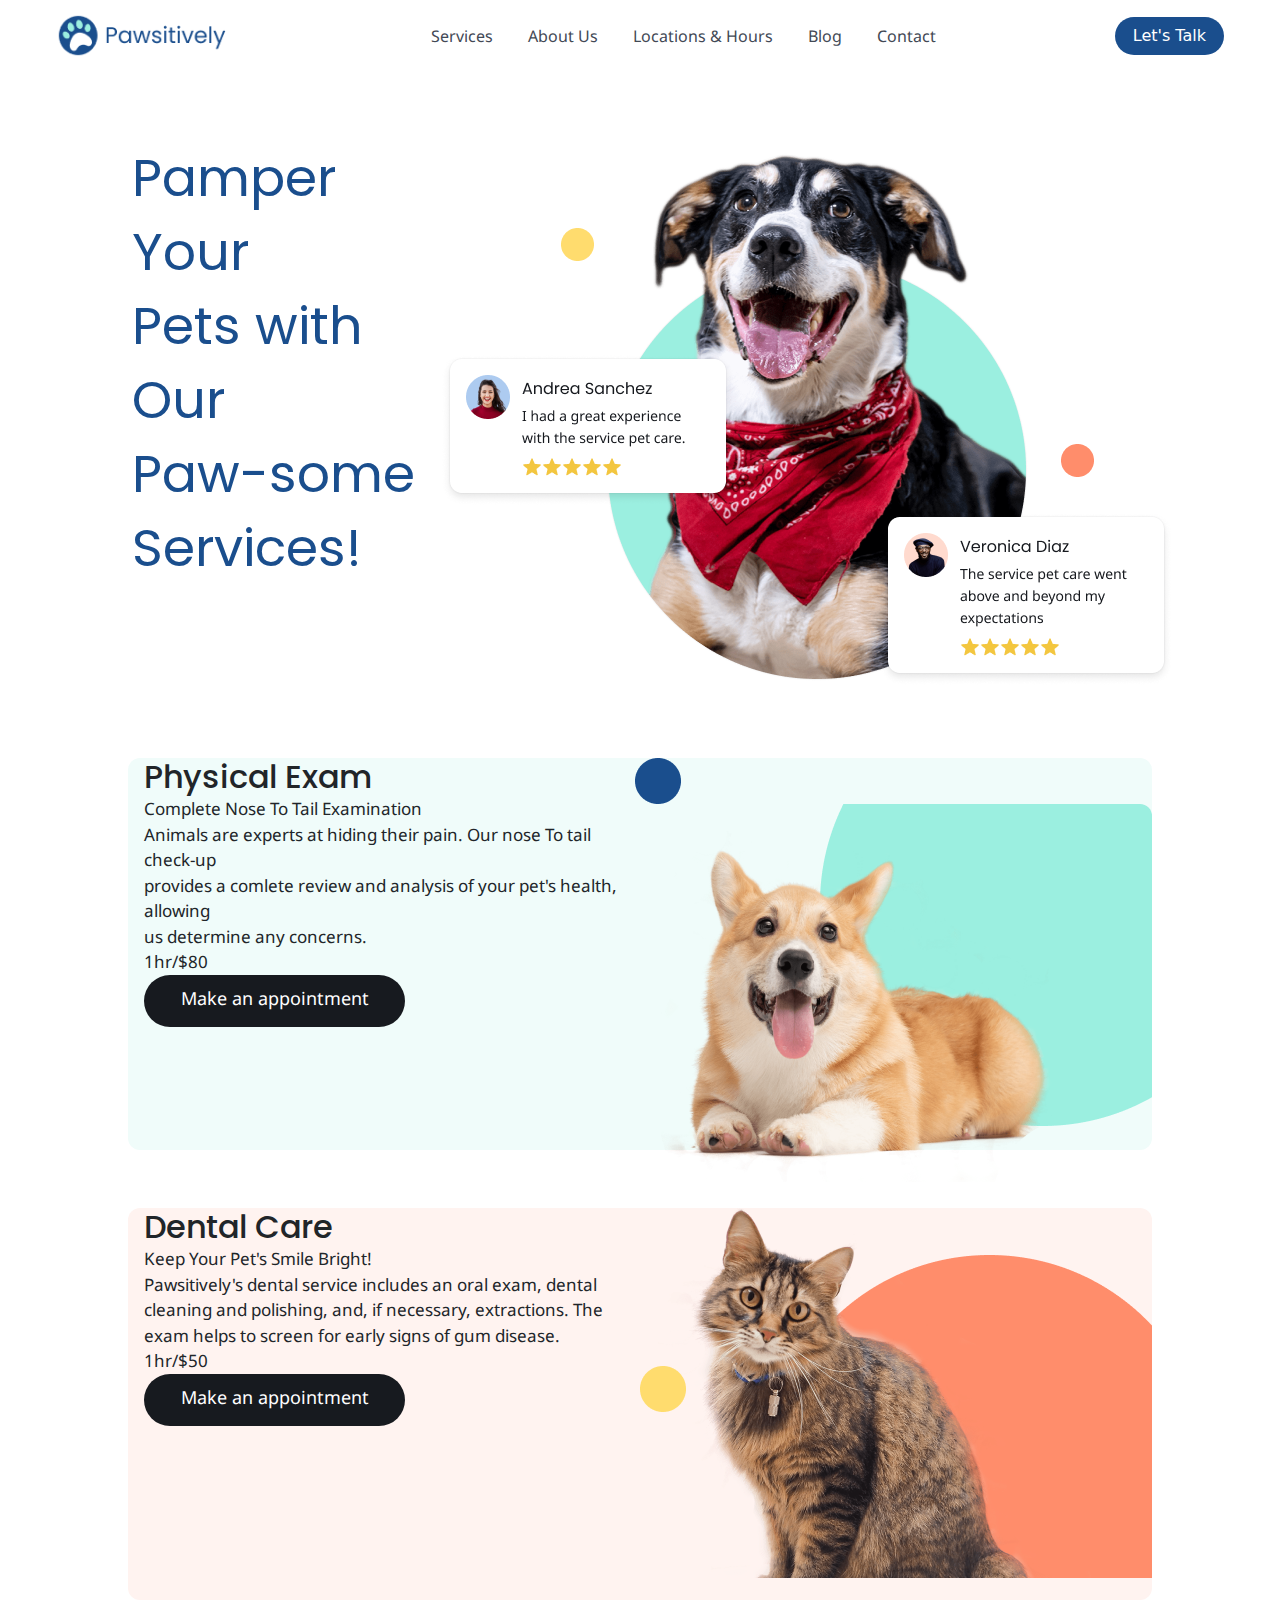
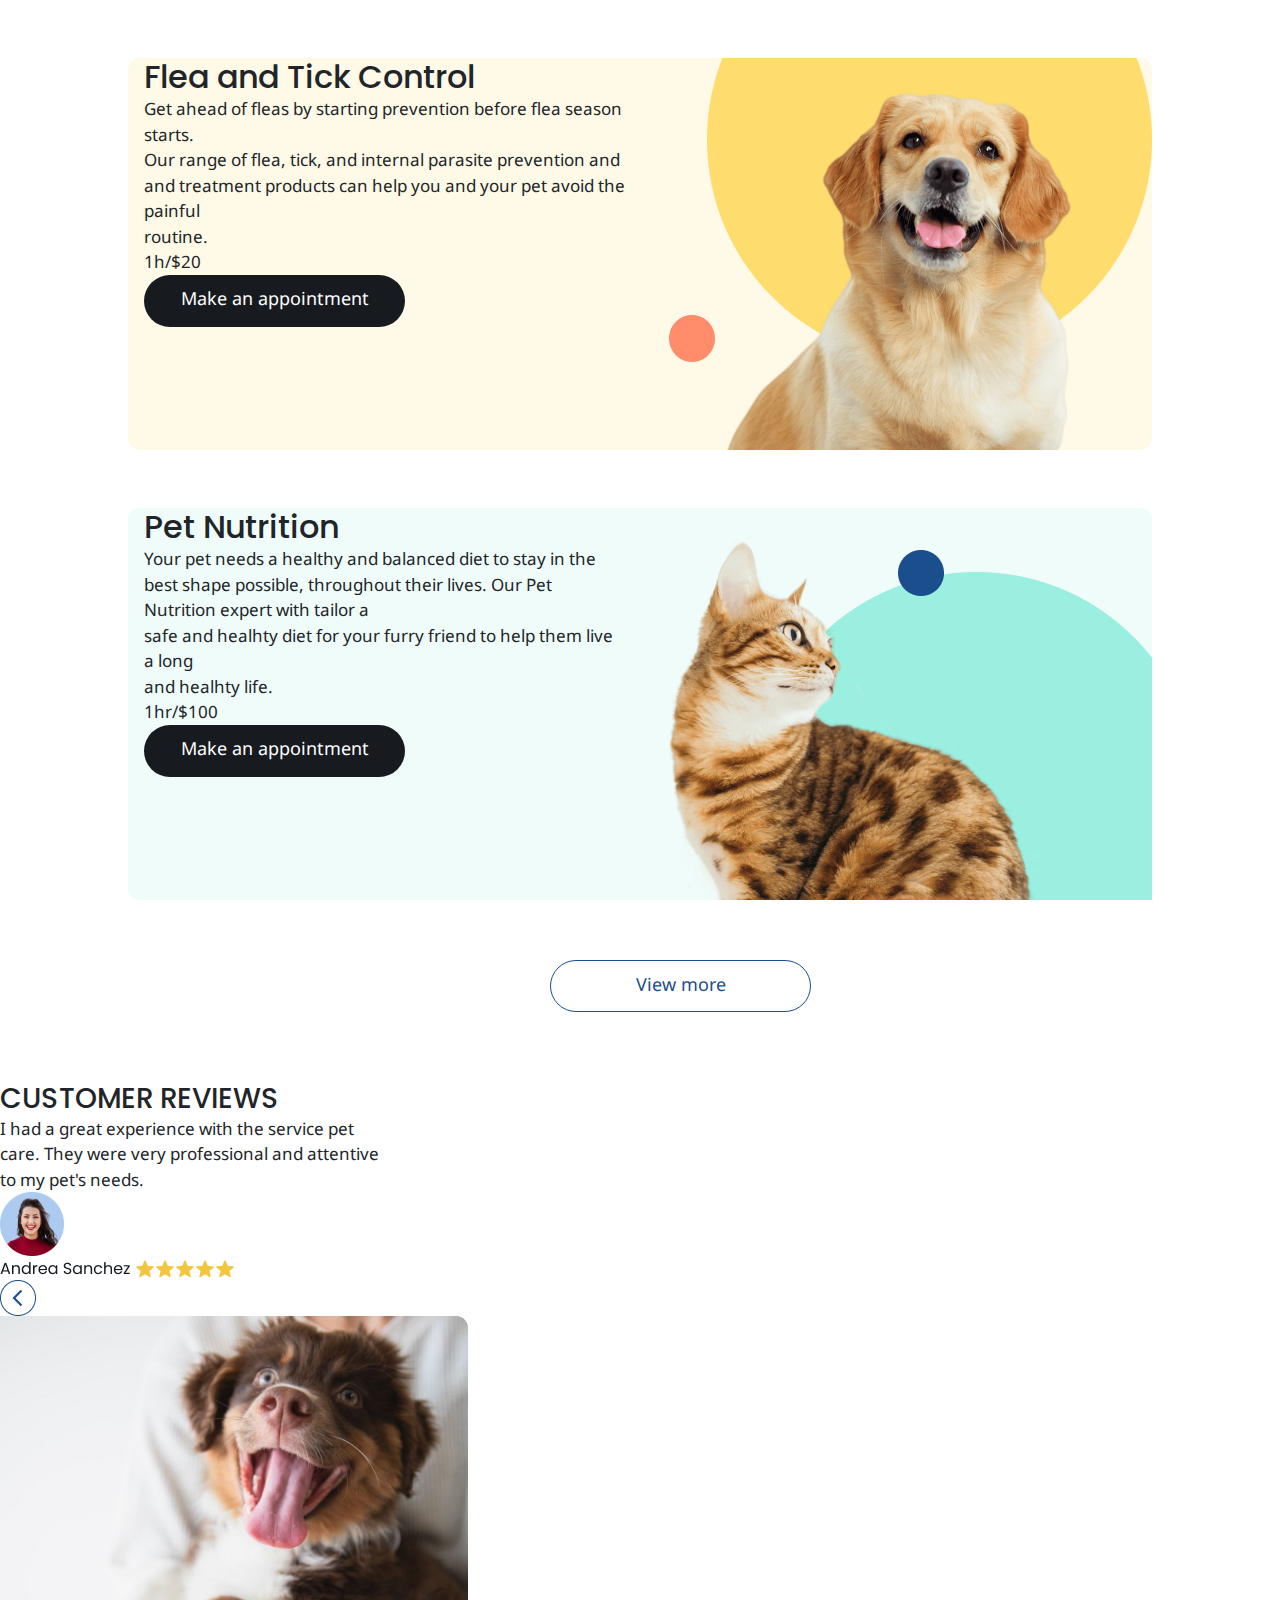
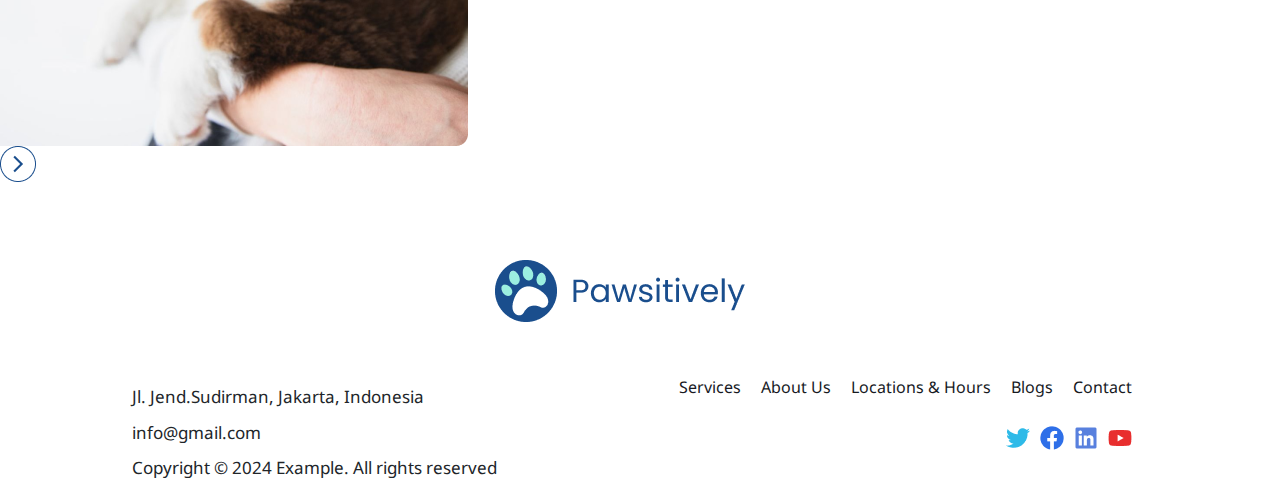
<file: pages/services.html>
<!DOCTYPE html>
<html lang="en">

<head>
   <link rel="stylesheet" href="../assets/css/bootstrap.css">
   <link rel="stylesheet" href="../assets/scss/main.css">
   <meta charset="UTF-8">
   <meta name="viewport" content="width=device-width, initial-scale=1.0">
   <title>Services</title>
</head>

<body>
   <nav class="navbar navbar-expand-lg">
      <div class="container">
         <a class="navbar-brand" href="#">
            <img src="../assets/images/icons/logo-navbar.png" alt="logo" class="img-fluid">
         </a>
         <button class="navbar-toggler" type="button" data-bs-toggle="collapse" data-bs-target="#navbarSupportedContent"
            aria-controls="navbarSupportedContent" aria-expanded="false" aria-label="Toggle navigation">
            <span class="navbar-toggler-icon"></span>
         </button>
         <div class="collapse navbar-collapse" id="navbarSupportedContent">
            <ul class="navbar-nav mx-auto gap-4">
               <li class="nav-item">
                  <a class="nav-link" aria-current="page" href="./pages/services.html">Services</a>
               </li>
               <li class="nav-item">
                  <a class="nav-link" href="./about.html">About Us</a>
               </li>
               <li class="nav-item">
                  <a class="nav-link">Locations & Hours</a>
               </li>
               <li class="nav-item">
                  <a class="nav-link">Blog</a>
               </li>
               <li class="nav-item">
                  <a class="nav-link">Contact</a>
               </li>
            </ul>
            <div class="d-flex">
               <button class="btn-nav">Let's Talk</button>
            </div>
         </div>
      </div>
   </nav>
   <section class="sect-1-services">
      <div>
         <h1>
            Pamper Your<br> Pets with Our<br> Paw-some<br> Services!
         </h1>
      </div>
      <div>
         <img src="../assets/images/Group 18.png" alt="dog">
      </div>
   </section>
   <section class="sect-2-services">
      <div>
         <div class="container">
            <h2 class="sect-2-heading">Physical Exam</h2>
            <p>Complete Nose To Tail Examination<br>
               Animals are experts at hiding their pain. Our nose To tail check-up<br>provides a comlete review and
               analysis of your pet's health, allowing <br> us determine any concerns.
            </p>
            <p class="hour-price">1hr/$80</p>
            <a class="black-btn" href="">Make an appointment</a>
         </div>
      </div>
      <div>
         <img src="../assets/images/Oval 11.png" alt="">
         <img src="../assets/images/Group 19.png" alt="">
      </div>
   </section>
   <section class="sect-3-services">
      <div class="container">
         <h2>
            Dental Care
         </h2>
         <p>Keep Your Pet's Smile Bright!<br> Pawsitively's dental service includes an oral exam, dental cleaning and
            polishing, and, if necessary, extractions. The exam helps to screen for early signs of gum disease.</p>
         <p class="hour-price">1hr/$50</p>
         <a class="black-btn" href="">Make an appointment</a>
      </div>
      <div>
         <img src="../assets/images/Group 20.png" alt="cat">
      </div>
   </section>
   <section class="sect-4-services">
      <div class="container">
         <h2>
            Flea and Tick Control
         </h2>
         <p>Get ahead of fleas by starting prevention before flea season starts.<br>Our range of flea, tick, and
            internal parasite prevention and<br> and treatment products can help you and your pet avoid the
            painful<br>routine.</p>
         <p class="hour-price">1h/$20</p>
         <a class="black-btn" href="">Make an appointment</a>
      </div>
      <div>
         <img src="../assets/images/Group 21.png" alt="dog">
      </div>
   </section>
   <section class="sect-5-services">
      <div class="container">
         <h2>
            Pet Nutrition
         </h2>
         <p>Your pet needs a healthy and balanced diet to stay in the best shape possible, throughout their lives. Our
            Pet Nutrition expert with tailor a<br> safe and healhty diet for your furry friend to help them live a long
            <br> and healhty life.
         </p>
         <p class="hour-price">1hr/$100</p>
         <a class="black-btn" href="">Make an appointment</a>
      </div>
      <div>
         <img src="../assets/images/Group 22.png" alt="dog">
      </div>
   </section>
   <div class=lower-btn-services>
      <a href="">View more</a>
   </div>
   <section>
      <!--the container-box class must be used!-->
      <div class="container-box">
         <div class="row">
            <div class="col">
               <div class="custom-box">
                  <div class="custom-box-container">
                     <h3>
                        CUSTOMER REVIEWS
                     </h3>
                     <p>I had a great experience with the service pet<br>care. They were very professional and
                        attentive<br>to my pet's needs.</p>
                     <div class="avatar-andrea">
                        <img class="andrea-foto" src="../assets/images/Avatar 3.png" alt="andrea">
                        <div class="rating">
                           <img src="../assets/images/Andrea Sanchez.png" alt="name">
                           <img class="stars" src="../assets/images/Rating 3.png" alt="rating">
                        </div>
                        <div class="icon-btn-3">
                           <img src="../assets/images/Icon Button 3.png" alt="cheveron">
                        </div>
                     </div>
                  </div>
                  <div class="puppy">
                     <img class="custom-box-puppy" src="../assets/images/Image 15.png" alt="">
                     <div class="icon-btn-2">
                        <img src="../assets/images/Icon Button 2.png" alt="cheveron">
                     </div>
                  </div>
               </div>
            </div>
         </div>
      </div>
      </div>
      <div class="blue-strip"></div>
   </section>
   <footer class="footer">
      <div class="footer-container">
         <div class="img-footer text-center mb-5">
            <img src="../assets/images/icons/Container 17.png" alt="" class="img-fluid object-fit-contain">
         </div>
         <div class="row">
            <div class="col-md-6">
               <div class="content-foot-left">
                  <p>Jl. Jend.Sudirman, Jakarta, Indonesia</p>
                  <p>info@gmail.com</p>
                  <p>Copyright © 2024 Example. All rights reserved</p>
               </div>
            </div>
            <div class="col-md-6 d-flex justify-content-end">
               <div class="content-foot-right">
                  <ul class="d-flex">
                     <li><a href="">Services</a></li>
                     <li><a href="">About Us</a></li>
                     <li><a href="">Locations & Hours</a></li>
                     <li><a href="">Blogs</a></li>
                     <li><a href="">Contact</a></li>
                  </ul>
                  <div class="icons d-flex justify-content-end">
                     <img src="../assets/images/icons/Twitter 1.png" alt="" class="img-fluid">
                     <img src="../assets/images/icons/Facebook 1.png" alt="" class="img-fluid">
                     <img src="../assets/images/icons/LinkedIn 1.png" alt="" class="img-fluid">
                     <img src="../assets/images/icons/YouTube 1.png" alt="" class="img-fluid">
                  </div>
               </div>
            </div>
         </div>
      </div>
   </footer>
</body>

</html>
</file>
<file: assets/scss/main.css>
@import url("https://fonts.googleapis.com/css2?family=Noto+Sans:ital,wght@0,100..900;1,100..900&family=Poppins:ital,wght@0,100;0,200;0,300;0,400;0,500;0,600;0,700;0,800;0,900;1,100;1,200;1,300;1,400;1,500;1,600;1,700;1,800;1,900&display=swap");
@import url("https://fonts.googleapis.com/css2?family=Noto+Sans:ital,wght@0,100..900;1,100..900&family=Poppins:ital,wght@0,100;0,200;0,300;0,400;0,500;0,600;0,700;0,800;0,900;1,100;1,200;1,300;1,400;1,500;1,600;1,700;1,800;1,900&display=swap");
@import url("https://fonts.googleapis.com/css2?family=Noto+Sans:ital,wght@0,100..900;1,100..900&family=Poppins:ital,wght@0,100;0,200;0,300;0,400;0,500;0,600;0,700;0,800;0,900;1,100;1,200;1,300;1,400;1,500;1,600;1,700;1,800;1,900&display=swap");
@import url("https://fonts.googleapis.com/css2?family=Noto+Sans:ital,wght@0,100..900;1,100..900&family=Poppins:ital,wght@0,100;0,200;0,300;0,400;0,500;0,600;0,700;0,800;0,900;1,100;1,200;1,300;1,400;1,500;1,600;1,700;1,800;1,900&display=swap");
@import url("https://fonts.googleapis.com/css2?family=Noto+Sans:ital,wght@0,100..900;1,100..900&family=Poppins:ital,wght@0,100;0,200;0,300;0,400;0,500;0,600;0,700;0,800;0,900;1,100;1,200;1,300;1,400;1,500;1,600;1,700;1,800;1,900&display=swap");
@import url("https://fonts.googleapis.com/css2?family=Noto+Sans:ital,wght@0,100..900;1,100..900&family=Poppins:ital,wght@0,100;0,200;0,300;0,400;0,500;0,600;0,700;0,800;0,900;1,100;1,200;1,300;1,400;1,500;1,600;1,700;1,800;1,900&display=swap");
@import url("https://fonts.googleapis.com/css2?family=Noto+Sans:ital,wght@0,100..900;1,100..900&family=Poppins:ital,wght@0,100;0,200;0,300;0,400;0,500;0,600;0,700;0,800;0,900;1,100;1,200;1,300;1,400;1,500;1,600;1,700;1,800;1,900&display=swap");
@import url("https://fonts.googleapis.com/css2?family=Noto+Sans:ital,wght@0,100..900;1,100..900&family=Poppins:ital,wght@0,100;0,200;0,300;0,400;0,500;0,600;0,700;0,800;0,900;1,100;1,200;1,300;1,400;1,500;1,600;1,700;1,800;1,900&display=swap");
@import url("https://fonts.googleapis.com/css2?family=Noto+Sans:ital,wght@0,100..900;1,100..900&family=Poppins:ital,wght@0,100;0,200;0,300;0,400;0,500;0,600;0,700;0,800;0,900;1,100;1,200;1,300;1,400;1,500;1,600;1,700;1,800;1,900&display=swap");
@import url("https://fonts.googleapis.com/css2?family=Noto+Sans:ital,wght@0,100..900;1,100..900&family=Poppins:ital,wght@0,100;0,200;0,300;0,400;0,500;0,600;0,700;0,800;0,900;1,100;1,200;1,300;1,400;1,500;1,600;1,700;1,800;1,900&display=swap");
@import url("https://fonts.googleapis.com/css2?family=Noto+Sans:ital,wght@0,100..900;1,100..900&family=Poppins:ital,wght@0,100;0,200;0,300;0,400;0,500;0,600;0,700;0,800;0,900;1,100;1,200;1,300;1,400;1,500;1,600;1,700;1,800;1,900&display=swap");
@import url("https://fonts.googleapis.com/css2?family=Noto+Sans:ital,wght@0,100..900;1,100..900&family=Poppins:ital,wght@0,100;0,200;0,300;0,400;0,500;0,600;0,700;0,800;0,900;1,100;1,200;1,300;1,400;1,500;1,600;1,700;1,800;1,900&display=swap");
@import url("https://fonts.googleapis.com/css2?family=Noto+Sans:ital,wght@0,100..900;1,100..900&family=Poppins:ital,wght@0,100;0,200;0,300;0,400;0,500;0,600;0,700;0,800;0,900;1,100;1,200;1,300;1,400;1,500;1,600;1,700;1,800;1,900&display=swap");
@import url("https://fonts.googleapis.com/css2?family=Noto+Sans:ital,wght@0,100..900;1,100..900&family=Poppins:ital,wght@0,100;0,200;0,300;0,400;0,500;0,600;0,700;0,800;0,900;1,100;1,200;1,300;1,400;1,500;1,600;1,700;1,800;1,900&display=swap");
@import url("https://fonts.googleapis.com/css2?family=Noto+Sans:ital,wght@0,100..900;1,100..900&family=Poppins:ital,wght@0,100;0,200;0,300;0,400;0,500;0,600;0,700;0,800;0,900;1,100;1,200;1,300;1,400;1,500;1,600;1,700;1,800;1,900&display=swap");
@import url("https://fonts.googleapis.com/css2?family=Noto+Sans:ital,wght@0,100..900;1,100..900&family=Poppins:ital,wght@0,100;0,200;0,300;0,400;0,500;0,600;0,700;0,800;0,900;1,100;1,200;1,300;1,400;1,500;1,600;1,700;1,800;1,900&display=swap");
@import url("https://fonts.googleapis.com/css2?family=Noto+Sans:ital,wght@0,100..900;1,100..900&family=Poppins:ital,wght@0,100;0,200;0,300;0,400;0,500;0,600;0,700;0,800;0,900;1,100;1,200;1,300;1,400;1,500;1,600;1,700;1,800;1,900&display=swap");
@import url("https://fonts.googleapis.com/css2?family=Noto+Sans:ital,wght@0,100..900;1,100..900&family=Poppins:ital,wght@0,100;0,200;0,300;0,400;0,500;0,600;0,700;0,800;0,900;1,100;1,200;1,300;1,400;1,500;1,600;1,700;1,800;1,900&display=swap");
@import url("https://fonts.googleapis.com/css2?family=Noto+Sans:ital,wght@0,100..900;1,100..900&family=Poppins:ital,wght@0,100;0,200;0,300;0,400;0,500;0,600;0,700;0,800;0,900;1,100;1,200;1,300;1,400;1,500;1,600;1,700;1,800;1,900&display=swap");
@import url("https://fonts.googleapis.com/css2?family=Noto+Sans:ital,wght@0,100..900;1,100..900&family=Poppins:ital,wght@0,100;0,200;0,300;0,400;0,500;0,600;0,700;0,800;0,900;1,100;1,200;1,300;1,400;1,500;1,600;1,700;1,800;1,900&display=swap");
@import url("https://fonts.googleapis.com/css2?family=Noto+Sans:ital,wght@0,100..900;1,100..900&family=Poppins:ital,wght@0,100;0,200;0,300;0,400;0,500;0,600;0,700;0,800;0,900;1,100;1,200;1,300;1,400;1,500;1,600;1,700;1,800;1,900&display=swap");
@import url("https://fonts.googleapis.com/css2?family=Noto+Sans:ital,wght@0,100..900;1,100..900&family=Poppins:ital,wght@0,100;0,200;0,300;0,400;0,500;0,600;0,700;0,800;0,900;1,100;1,200;1,300;1,400;1,500;1,600;1,700;1,800;1,900&display=swap");
h1,
h2,
h3,
h4,
h5,
h6,
p {
  margin-bottom: 0;
  font-family: "Poppins", sans-serif;
}

p {
  line-height: 1.5;
  font-size: 17px;
  font-family: "Noto Sans", sans-serif;
}

a {
  text-decoration: none !important;
  font-family: "Noto Sans", sans-serif;
}

.container {
  max-width: 100% !important;
  padding: 0 16px !important;
}
@media screen and (min-width: 1200px) {
  .container {
    padding: 0 16px !important;
    max-width: 1200px !important;
  }
}

section {
  padding-top: 70px;
}

h1,
h2,
h3,
h4,
h5,
h6,
p {
  margin-bottom: 0;
  font-family: "Poppins", sans-serif;
}

p {
  line-height: 1.5;
  font-size: 17px;
  font-family: "Noto Sans", sans-serif;
}

a {
  text-decoration: none !important;
  font-family: "Noto Sans", sans-serif;
}

.container {
  max-width: 100% !important;
  padding: 0 16px !important;
}
@media screen and (min-width: 1200px) {
  .container {
    padding: 0 16px !important;
    max-width: 1200px !important;
  }
}

section {
  padding-top: 70px;
}

.navbar .container .navbar-brand img {
  width: 180px;
  height: 45px;
  -o-object-fit: contain;
  object-fit: contain;
}
.navbar .container .collapse .navbar-nav {
  gap: 35px !important;
}
.navbar .container .collapse .navbar-nav .nav-item a {
  font-weight: 400;
  font-size: 16px;
  color: #424955;
  padding: 0;
}
.navbar .container .collapse .navbar-nav .nav-item a:hover {
  color: #1a4e8d;
}
.navbar .container .collapse .btn-nav {
  background: #1a4e8d;
  color: #fff;
  border-radius: 20px;
  border: none;
  padding: 7px 18px;
}

h1,
h2,
h3,
h4,
h5,
h6,
p {
  margin-bottom: 0;
  font-family: "Poppins", sans-serif;
}

p {
  line-height: 1.5;
  font-size: 17px;
  font-family: "Noto Sans", sans-serif;
}

a {
  text-decoration: none !important;
  font-family: "Noto Sans", sans-serif;
}

.container {
  max-width: 100% !important;
  padding: 0 16px !important;
}
@media screen and (min-width: 1200px) {
  .container {
    padding: 0 16px !important;
    max-width: 1200px !important;
  }
}

section {
  padding-top: 70px;
}

.sect-1-home {
  padding: 20px 0 20px;
}

.sect-1-home p {
  color: #171a1f;
}

.sect-1-home .container .row .col-md-6 h1 {
  font-size: 52px;
  color: #1a4e8d;
  line-height: 1.4;
  font-weight: 400;
  margin-bottom: 10px;
}

.sect-1-home .container .row .col-md-6 p {
  margin-bottom: 25px;
}

.sect-1-home .container .row .col-md-6 a {
  background-color: #9befe0;
  color: #116b5a;
  padding: 10px 25px;
  border-radius: 20px;
}

.sect-2-home .container {
  margin: 36px, 136px, 73px, 136px;
}

.sect-2-home img {
  border-radius: 36px;
}

.sect-3-home .sect-3-btn {
  background-color: #1a4e8d;
  text-align: center;
  padding-top: 10px;
  border-radius: 26px;
  color: #ffffff;
  width: 244px;
  height: 52px;
  font-size: 18px;
  font-weight: 400;
  line-height: 28px;
  margin-top: 146px;
}

.sect-3-home h1 {
  line-height: 68px;
  font-size: 48px;
  font-weight: 500;
  width: 470px;
  height: 272px;
}

.card {
  border: 1px solid #9befe0;
  border-radius: 6px;
  margin-top: 24px;
  padding: 20px;
  width: 270px;
  height: 242px;
}

.sect-4-home {
  background-color: #1a4e8d;
  margin-top: 72px;
}

.sect-4-home h1 {
  color: #ffffff;
  font-size: 48px;
  line-height: 68px;
}

.sect-4-home p {
  color: #ffffff;
  margin: 18px 0 0 0;
  font-size: 18px;
  font-weight: 400;
}

.sect-4-home a {
  display: block;
  background-color: #9befe0;
  color: #116b5a;
  text-align: center;
  margin: 24px 0 0 100px;
  padding-top: 10px;
  border-radius: 26px;
  width: 293px;
  font-size: 18px;
  height: 52px;
}

h1,
h2,
h3,
h4,
h5,
h6,
p {
  margin-bottom: 0;
  font-family: "Poppins", sans-serif;
}

p {
  line-height: 1.5;
  font-size: 17px;
  font-family: "Noto Sans", sans-serif;
}

a {
  text-decoration: none !important;
  font-family: "Noto Sans", sans-serif;
}

.container {
  max-width: 100% !important;
  padding: 0 16px !important;
}
@media screen and (min-width: 1200px) {
  .container {
    padding: 0 16px !important;
    max-width: 1200px !important;
  }
}

section {
  padding-top: 70px;
}

.sect-4-about {
  background-color: #1a4e8d;
  margin-top: 72px;
}

.sect-4-about h1 {
  color: #ffffff;
  font-size: 48px;
  line-height: 68px;
}

.sect-4-about p {
  color: #ffffff;
  margin: 18px 0 0 0;
  font-size: 18px;
  font-weight: 400;
}

.sect-4-about a {
  display: block;
  background-color: #9befe0;
  color: #116b5a;
  text-align: center;
  margin: 24px 0 0 100px;
  padding-top: 10px;
  border-radius: 26px;
  width: 293px;
  font-size: 18px;
  height: 52px;
}

.vertical-line {
  border-left: 1px solid #000; /* Adjust thickness and color as needed */
  height: 100px; /* Adjust height as needed */
  border: 1px solid #BCC1CA;
}

.sect-1-about {
  display: flex;
  flex-direction: column;
}
.sect-1-about button {
  background-color: #1a4e8d;
  color: #ffffff;
  width: 279px;
  height: 52px;
  border-radius: 26px;
  border: none;
  font-size: 18px;
  line-height: 28px;
  font-weight: 400;
  margin-left: 40%;
}
.sect-1-about button h1 {
  font-weight: 400;
  font-size: 52px;
  line-height: 74px;
}
.sect-1-about .text {
  display: flex;
  flex-direction: column;
  align-items: center;
  font-weight: 400;
  font-size: 18px;
  line-height: 28px;
  margin-bottom: 0;
  margin-top: 72px;
  margin-left: -65px;
}

.sect-1-img-text {
  display: flex;
  margin-right: 0;
}
.sect-1-img-text .cat-foto {
  margin-right: 267px;
  margin-left: 169px;
}

.sect-1-img-text-2 {
  display: flex;
  justify-content: space-between;
  margin: 0px 132px 36px 332px;
}
.sect-1-img-text-2 .number {
  color: #FF8D6B;
  font-size: 62px;
  line-height: 82px;
  font-weight: 400px;
}
.sect-1-img-text-2 .number-text {
  color: #9095A0;
  font-weight: 400;
  line-height: 28px;
  font-size: 18px;
}
.sect-1-img-text-2 .number-container {
  display: flex;
  flex-direction: column;
  align-items: center;
}

.sect-2 {
  margin: 0 132px 0 132px;
}
.sect-2 img {
  border-radius: 36px;
  width: 1176px;
  height: 662px;
}

.sect-3 {
  display: flex;
  justify-content: space-between;
  padding: 72px 132px 52px 132px;
}
.sect-3 h2 {
  color: #1a4e8d;
  font-size: 48px;
  line-height: 68px;
  font-weight: 700;
}
.sect-3 li {
  list-style: none;
}
.sect-3 .sect-3-lower-txt {
  font-weight: 600;
  font-size: 20px;
  line-height: 30px;
  color: #171a1f;
  margin: 24px 0 12px 0;
}
.sect-3 .sect-3-dog {
  margin-right: 19px;
}
.sect-3 .sect-3-txt-list {
  display: flex;
  flex-direction: column;
  justify-content: left;
}
.sect-3 .sect-3-txt-list .sect-3-list {
  padding-left: 0;
}

.sect-team {
  display: flex;
  flex-direction: row;
  justify-content: space-between;
  padding: 48px 132px 72px 132px;
}
.sect-team .img-container {
  display: flex;
  flex-direction: column;
  align-items: center;
}

.team-heading {
  margin: 48px 540px 0 541px;
  color: #1a4e8d;
  font-weight: 700;
  line-height: 68px;
  font-size: 48px;
}

h1,
h2,
h3,
h4,
h5,
h6,
p {
  margin-bottom: 0;
  font-family: "Poppins", sans-serif;
}

p {
  line-height: 1.5;
  font-size: 17px;
  font-family: "Noto Sans", sans-serif;
}

a {
  text-decoration: none !important;
  font-family: "Noto Sans", sans-serif;
}

.container {
  max-width: 100% !important;
  padding: 0 16px !important;
}
@media screen and (min-width: 1200px) {
  .container {
    padding: 0 16px !important;
    max-width: 1200px !important;
  }
}

section {
  padding-top: 70px;
}

h1,
h2,
h3,
h4,
h5,
h6,
p {
  margin-bottom: 0;
  font-family: "Poppins", sans-serif;
}

p {
  line-height: 1.5;
  font-size: 17px;
  font-family: "Noto Sans", sans-serif;
}

a {
  text-decoration: none !important;
  font-family: "Noto Sans", sans-serif;
}

.container {
  max-width: 100% !important;
  padding: 0 16px !important;
}
@media screen and (min-width: 1200px) {
  .container {
    padding: 0 16px !important;
    max-width: 1200px !important;
  }
}

section {
  padding-top: 70px;
}

h1,
h2,
h3,
h4,
h5,
h6,
p {
  margin-bottom: 0;
  font-family: "Poppins", sans-serif;
}

p {
  line-height: 1.5;
  font-size: 17px;
  font-family: "Noto Sans", sans-serif;
}

a {
  text-decoration: none !important;
  font-family: "Noto Sans", sans-serif;
}

.container {
  max-width: 100% !important;
  padding: 0 16px !important;
}
@media screen and (min-width: 1200px) {
  .container {
    padding: 0 16px !important;
    max-width: 1200px !important;
  }
}

section {
  padding-top: 70px;
}

.body-appointment {
  margin: 141px 132px 141px 132px;
  background-color: rgba(0, 0, 0, 0.4);
}

.sect-1-container-appointment {
  width: 1176px;
  height: 618px;
  border-radius: 12px;
  background-color: #ffffff;
}
.sect-1-container-appointment .sect-1-cat-apppointment {
  height: 100%;
  border-radius: 12px 0 0 12px;
}
.sect-1-container-appointment .input-container {
  display: flex;
  flex-direction: column;
  margin: 70px 31px 70px;
}
.sect-1-container-appointment .input-container h1 {
  color: #1a4e8d;
  margin-bottom: 24px;
}
.sect-1-container-appointment .input-container select {
  width: 210px;
  height: 43px;
  margin-right: 17px;
  border-radius: 6px;
  background-color: #f3f4f6;
  border: none;
  padding-left: 16px;
}
.sect-1-container-appointment .input-container input {
  width: 210px;
  height: 43px;
  margin-right: 17px;
  border-radius: 6px;
  background-color: #f3f4f6;
  border: none;
  padding-left: 16px;
}
.sect-1-container-appointment .input-container textarea {
  margin-top: 17px;
  width: 437px;
  height: 113px;
  border-radius: 6px;
  background-color: #f3f4f6;
  border: none;
  padding: 9px;
}
.sect-1-container-appointment .input-container .top-form {
  margin-top: 24px 0 78px 12px;
}
.sect-1-container-appointment .input-container .bottom-form {
  margin-top: 17px;
}
.sect-1-container-appointment .close {
  margin-top: 32px;
  margin-left: 500px;
  cursor: pointer;
}
.sect-1-container-appointment button {
  margin-top: 49px;
  width: 207px;
  height: 52px;
  border-radius: 26px;
  background-color: #4de2c7;
  color: #0B443A;
  line-height: 28px;
  font-size: 18px;
  font-weight: 400;
  border: none;
}

h1,
h2,
h3,
h4,
h5,
h6,
p {
  margin-bottom: 0;
  font-family: "Poppins", sans-serif;
}

p {
  line-height: 1.5;
  font-size: 17px;
  font-family: "Noto Sans", sans-serif;
}

a {
  text-decoration: none !important;
  font-family: "Noto Sans", sans-serif;
}

.container {
  max-width: 100% !important;
  padding: 0 16px !important;
}
@media screen and (min-width: 1200px) {
  .container {
    padding: 0 16px !important;
    max-width: 1200px !important;
  }
}

section {
  padding-top: 70px;
}

.sect-1-service-detail {
  display: flex;
  justify-content: space-between;
  padding: 56px 132px 127px 132px;
}
.sect-1-service-detail .sect-1-container {
  margin-top: 230px;
}
.sect-1-service-detail .sect-1-container p {
  margin-bottom: 24px;
  margin-top: 8px;
  font-size: 18px;
  font-weight: 400;
}
.sect-1-service-detail .sect-1-container a {
  background-color: #9befe0;
  color: #116b5a;
  padding: 10px 25px;
  border-radius: 20px;
  cursor: pointer;
}
.sect-1-service-detail .sect-1-container h1 {
  color: #1a4e8d;
  line-height: 74px;
  font-weight: 400;
  font-size: 52px;
}

.sect-2-service-detail {
  display: flex;
  padding: 72px 182px 72px 132px;
}
.sect-2-service-detail .col-md-6 {
  display: flex;
  margin: 0;
  width: 46%;
}
.sect-2-service-detail .box-1 {
  padding: 28px 24px 38px 24px;
  background-color: #1a4e8d;
  width: 270px;
  height: 242px;
  border-radius: 6px;
}
.sect-2-service-detail .box-1 .box-1-txt {
  font-size: 20px;
  font-weight: 400;
  line-height: 30px;
}
.sect-2-service-detail .box-1 p {
  color: #ffffff;
  font-weight: 600;
  line-height: 30px;
  font-size: 20px;
  white-space: nowrap;
  margin: 0;
  margin-top: 10px;
}
.sect-2-service-detail .box-1 .paw-1 {
  margin-left: 200px;
  margin-bottom: 16px;
}
.sect-2-service-detail .box-2 {
  width: 270px;
  height: 242px;
  border-radius: 6px;
}
.sect-2-service-detail .box-3 {
  margin-top: 24px;
  width: 270px;
  height: 242px;
  border-radius: 6px;
}
.sect-2-service-detail .box-4 {
  margin-top: 24px;
  width: 270px;
  height: 242px;
  border-radius: 6px;
  background-color: #daf9f3;
  padding: 29px 24px 68px 24px;
}
.sect-2-service-detail h2 {
  color: #1a4e8d;
  font-weight: 700;
  line-height: 56px;
  font-size: 40px;
  margin-left: 72px;
}
.sect-2-service-detail .last-txt {
  margin-top: 20px;
}
.sect-2-service-detail .paw-4 {
  margin-left: 200px;
  margin-top: 35px;
}
.sect-2-service-detail .box-4-txt {
  margin-top: 29px;
}

.right-text p {
  margin-left: 72px;
}

h1,
h2,
h3,
h4,
h5,
h6,
p {
  margin-bottom: 0;
  font-family: "Poppins", sans-serif;
}

p {
  line-height: 1.5;
  font-size: 17px;
  font-family: "Noto Sans", sans-serif;
}

a {
  text-decoration: none !important;
  font-family: "Noto Sans", sans-serif;
}

.container {
  max-width: 100% !important;
  padding: 0 16px !important;
}
@media screen and (min-width: 1200px) {
  .container {
    padding: 0 16px !important;
    max-width: 1200px !important;
  }
}

section {
  padding-top: 70px;
}

.sect-1 {
  width: 100%;
  height: 450px;
}
.sect-1 img {
  width: 100%;
  height: 100%;
}

.text-container {
  display: flex;
  justify-content: center;
  margin-top: 72px;
}
.text-container p {
  font-weight: 400px;
  line-height: 30px;
  font-size: 20px;
}
.text-container .number {
  color: #1a4e8d;
}
.text-container .address {
  display: flex;
  justify-content: center;
  font-weight: 600;
}

.sect-2 {
  display: flex;
}

h1,
h2,
h3,
h4,
h5,
h6,
p {
  margin-bottom: 0;
  font-family: "Poppins", sans-serif;
}

p {
  line-height: 1.5;
  font-size: 17px;
  font-family: "Noto Sans", sans-serif;
}

a {
  text-decoration: none !important;
  font-family: "Noto Sans", sans-serif;
}

.container {
  max-width: 100% !important;
  padding: 0 16px !important;
}
@media screen and (min-width: 1200px) {
  .container {
    padding: 0 16px !important;
    max-width: 1200px !important;
  }
}

section {
  padding-top: 70px;
}

.sect-1-services {
  display: flex;
  padding-right: 107px;
  padding-left: 132px;
  padding-bottom: 72px;
  justify-content: space-between;
}
.sect-1-services h1 {
  color: #1a4e8d;
  font-size: 52px;
  line-height: 74px;
  font-weight: 400;
}

.sect-2-services {
  display: flex;
  justify-content: space-between;
  background-color: #f0fcfa;
  height: 392px;
  width: 80%;
  margin: 0 auto;
  border-radius: 12px;
  padding: 0;
}
.sect-2-services .sect-2-container {
  padding-top: 76px;
  padding-left: 72px;
}
.sect-2-services .sect-2-container .black-btn {
  margin-top: 24px;
}
.sect-2-services .sect-2-container .hour-price {
  color: #1a4e8d;
  font-size: 20px;
}
.sect-2-services .sect-2-container p {
  margin-top: 12px;
}
.sect-2-services img {
  border-radius: 12px;
}
.sect-2-services a {
  display: block;
  background-color: #171a1f;
  color: #ffffff;
  text-align: center;
  padding-top: 10px;
  width: 261px;
  height: 52px;
  font-size: 18px;
  border-radius: 26px;
}

.sect-3-services {
  display: flex;
  justify-content: space-between;
  background-color: #fff3f0;
  height: 392px;
  width: 80%;
  margin: 0 auto;
  border-radius: 12px;
  margin-top: 58px;
  padding: 0;
}
.sect-3-services .sect-3-container {
  padding-top: 76px;
  padding-left: 72px;
}
.sect-3-services .sect-3-container .black-btn {
  margin-top: 24px;
}
.sect-3-services .sect-3-container .hour-price {
  color: #1a4e8d;
  font-size: 20px;
}
.sect-3-services .sect-3-container p {
  margin-top: 12px;
}
.sect-3-services a {
  display: block;
  background-color: #171a1f;
  color: #ffffff;
  text-align: center;
  padding-top: 10px;
  width: 261px;
  height: 52px;
  font-size: 18px;
  border-radius: 26px;
}

.sect-4-services {
  display: flex;
  justify-content: space-between;
  background-color: #fffae7;
  height: 392px;
  width: 80%;
  margin: 0 auto;
  margin-top: 58px;
  border-radius: 12px;
  padding: 0;
}
.sect-4-services .sect-4-container {
  padding-top: 76px;
  padding-left: 72px;
}
.sect-4-services .sect-4-container .black-btn {
  margin-top: 24px;
}
.sect-4-services .sect-4-container .hour-price {
  color: #1a4e8d;
  font-size: 20px;
}
.sect-4-services .sect-4-container p {
  margin-top: 12px;
}
.sect-4-services a {
  display: block;
  background-color: #171a1f;
  color: #ffffff;
  text-align: center;
  padding-top: 10px;
  width: 261px;
  height: 52px;
  font-size: 18px;
  border-radius: 26px;
}

.sect-5-services {
  display: flex;
  justify-content: space-between;
  background-color: #f0fcfa;
  height: 392px;
  width: 80%;
  margin: 0 auto;
  border-radius: 12px;
  margin-top: 58px;
  padding: 0;
}
.sect-5-services .sect-5-container {
  padding-top: 76px;
  padding-left: 72px;
}
.sect-5-services .sect-5-container .black-btn {
  margin-top: 24px;
}
.sect-5-services .sect-5-container .hour-price {
  color: #1a4e8d;
  font-size: 20px;
}
.sect-5-services .sect-5-container p {
  margin-top: 12px;
}
.sect-5-services a {
  display: block;
  background-color: #171a1f;
  color: #ffffff;
  text-align: center;
  padding-top: 10px;
  width: 261px;
  height: 52px;
  font-size: 18px;
  border-radius: 26px;
}
.sect-5-services img {
  padding-top: 27px;
}

.lower-btn-services {
  margin-left: 43%;
}
.lower-btn-services a {
  display: block;
  margin-top: 60px;
  background-color: #ffffff;
  color: #1a4e8d;
  border: 1px solid #1a4e8d;
  text-align: center;
  padding-top: 10px;
  width: 261px;
  height: 52px;
  font-size: 18px;
  border-radius: 26px;
}

h1,
h2,
h3,
h4,
h5,
h6,
p {
  margin-bottom: 0;
  font-family: "Poppins", sans-serif;
}

p {
  line-height: 1.5;
  font-size: 17px;
  font-family: "Noto Sans", sans-serif;
}

a {
  text-decoration: none !important;
  font-family: "Noto Sans", sans-serif;
}

.container {
  max-width: 100% !important;
  padding: 0 16px !important;
}
@media screen and (min-width: 1200px) {
  .container {
    padding: 0 16px !important;
    max-width: 1200px !important;
  }
}

section {
  padding-top: 70px;
}

.content-foot-right {
  padding-bottom: 48px;
}

.content-foot-right li {
  list-style: none;
}

.content-foot-right a {
  color: #171a1f;
  margin-left: 20px;
  white-space: nowrap;
  font-size: 16px;
  font-weight: 400;
  line-height: 26px;
}

.content-foot-right img {
  margin-left: 10px;
  margin-top: 10px;
}

.img-footer img {
  margin-top: 74px;
}

.footer {
  padding: 0 148px 0 132px;
}

.footer p {
  margin-top: 10px;
}/*# sourceMappingURL=main.css.map */
</file>
